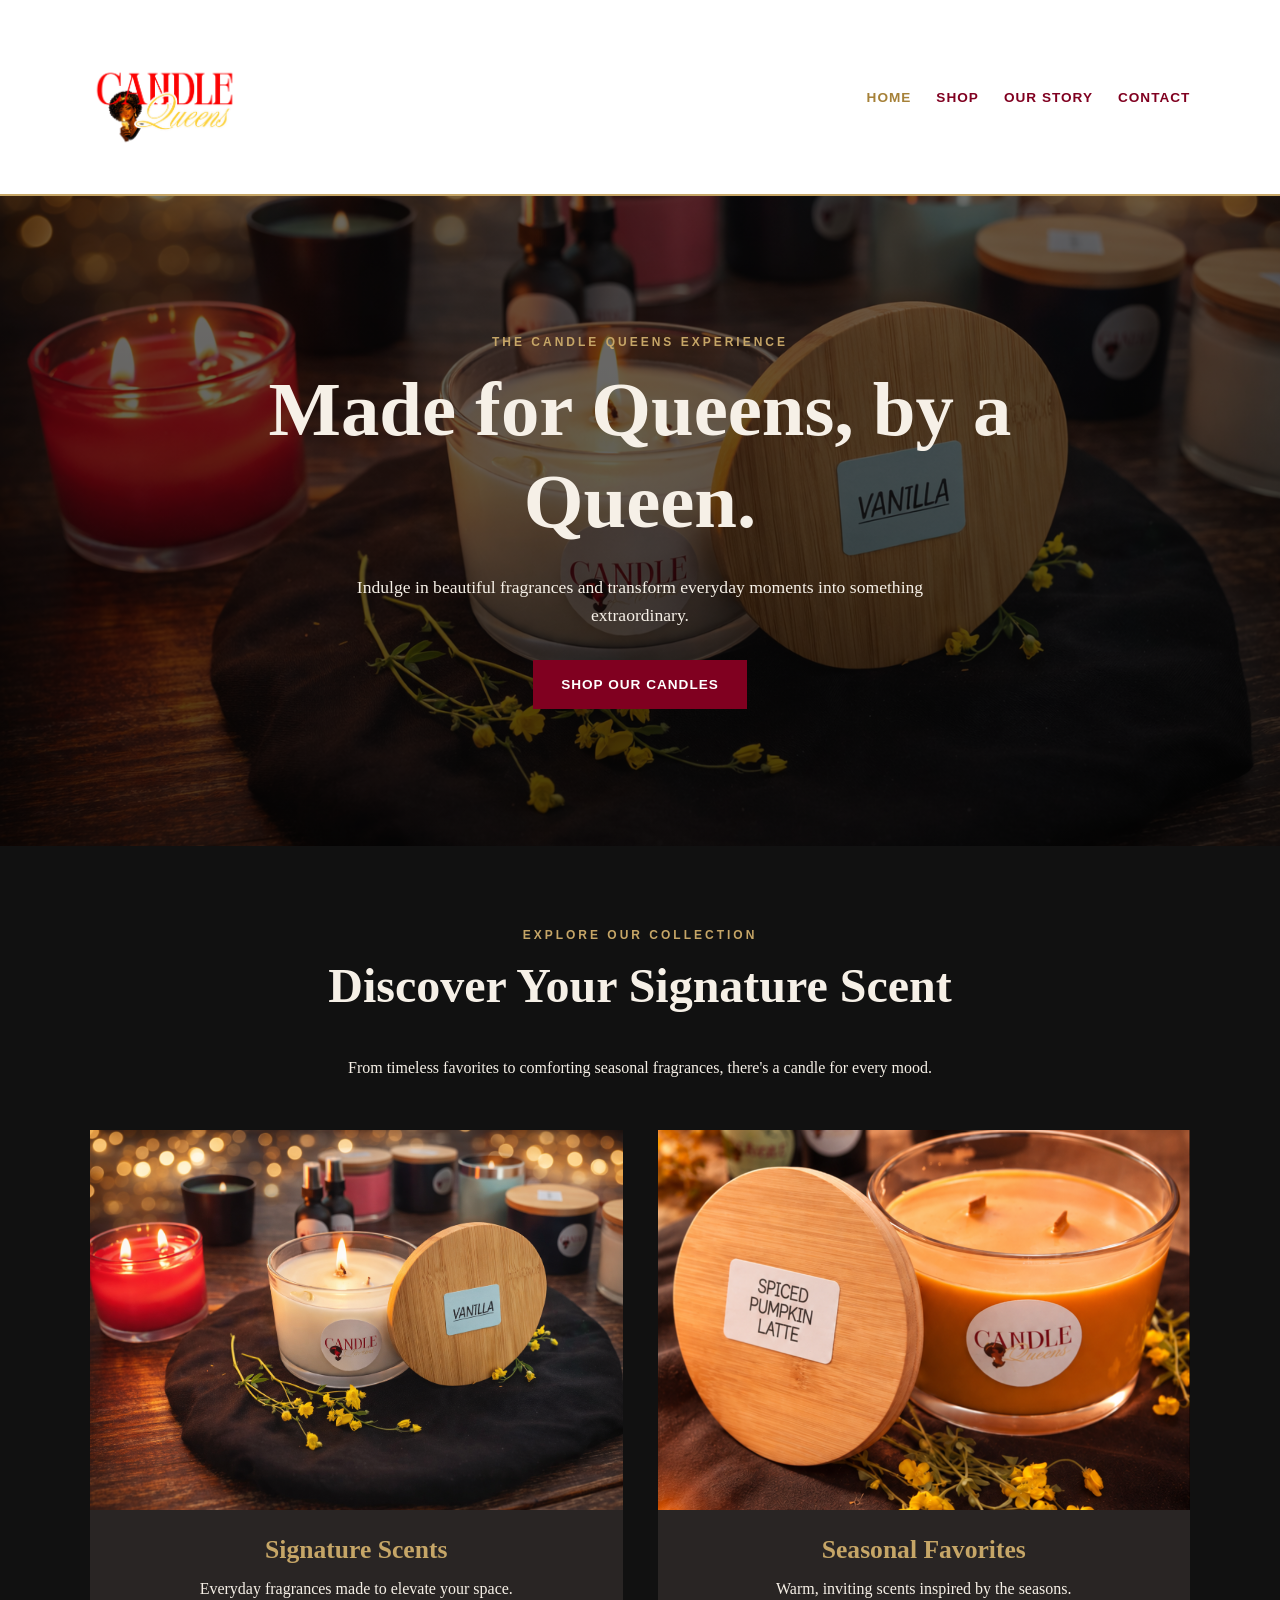
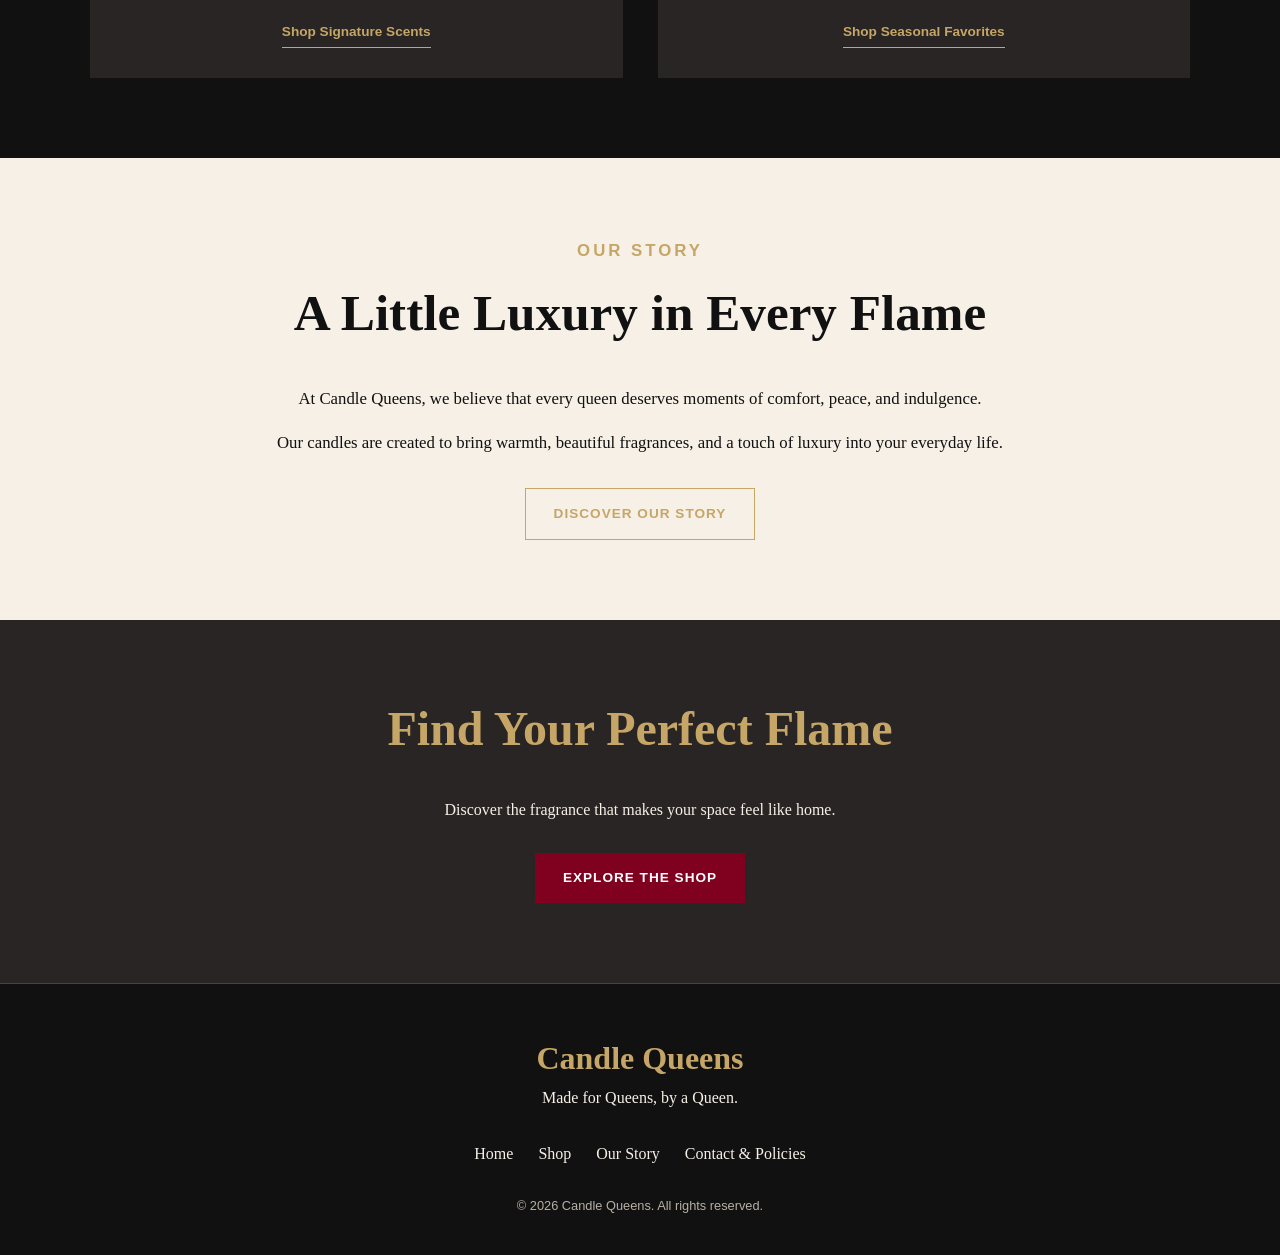
<file: index.html>
<!DOCTYPE html>
<html lang="en">
<head>
  <meta charset="UTF-8">
  <meta name="viewport" content="width=device-width, initial-scale=1.0">
  <meta name="description" content="Discover luxury handcrafted candles from Candle Queens. Made for Queens, by a Queen.">
  <title>Candle Queens | Luxury Candles</title>
  <link rel="stylesheet" href="styles.css">
</head>

<body>

  <!-- HEADER -->
  <header class="site-header">
    <a href="index.html" class="brand">
  <img src="images/candle-queen-logo.png"
       alt="Candle Queens logo"
       class="site-logo">
</a>

    <nav aria-label="Main navigation">
      <ul class="nav-links">
        <li><a href="index.html" aria-current="page">Home</a></li>
        <li><a href="shop.html">Shop</a></li>
        <li><a href="about.html">Our Story</a></li>
        <li><a href="contact.html">Contact</a></li>
      </ul>
    </nav>
  </header>

  <main>

    <!-- HERO SECTION -->
    <section class="hero" aria-labelledby="hero-title">
      <div class="hero-content">
        <p class="eyebrow">The Candle Queens Experience</p>
        <h1 id="hero-title">Made for Queens, by a Queen.</h1>
        <p>
          Indulge in beautiful fragrances and transform
          everyday moments into something extraordinary.
        </p>
        <a href="shop.html" class="btn btn-primary">Shop Our Candles</a>
      </div>
    </section>

    <!-- FEATURED COLLECTIONS -->
    <section class="featured" aria-labelledby="featured-title">
      <div class="section-heading">
        <p class="eyebrow">Explore Our Collection</p>
        <h2 id="featured-title">Discover Your Signature Scent</h2>
        <p>
          From timeless favorites to comforting seasonal fragrances,
          there's a candle for every mood.
        </p>
      </div>

      <div class="collection-grid">

        <article class="collection-card">
          <img
            src="images/vanilla.PNG"
            alt="Candle Queens signature candle collection"
            loading="lazy"
          >
          <h3>Signature Scents</h3>
          <p>Everyday fragrances made to elevate your space.</p>
          <a href="shop.html">Shop Signature Scents</a>
        </article>

        <article class="collection-card">
          <img
            src="images/SPICED PUMPKIN LATTE.png"
            alt="Candle Queens seasonal candle collection"
            loading="lazy"
          >
          <h3>Seasonal Favorites</h3>
          <p>Warm, inviting scents inspired by the seasons.</p>
          <a href="shop.html">Shop Seasonal Favorites</a>
        </article>

      </div>
    </section>

    <!-- BRAND STORY PREVIEW -->
    <section class="story-preview" aria-labelledby="story-title">
      <div class="story-content">
        <p class="eyebrow">Our Story</p>
        <h2 id="story-title">A Little Luxury in Every Flame</h2>
        <p>
          At Candle Queens, we believe that every queen deserves
          moments of comfort, peace, and indulgence.
        </p>
        <p>
          Our candles are created to bring warmth, beautiful
          fragrances, and a touch of luxury into your everyday life.
        </p>
        <a href="about.html" class="btn btn-secondary">Discover Our Story</a>
      </div>
    </section>

    <!-- CALL TO ACTION -->
    <section class="shop-cta" aria-labelledby="cta-title">
      <h2 id="cta-title">Find Your Perfect Flame</h2>
      <p>Discover the fragrance that makes your space feel like home.</p>
      <a href="shop.html" class="btn btn-primary">Explore the Shop</a>
    </section>

  </main>

  <!-- FOOTER -->
  <footer class="site-footer">
    <div class="footer-brand">
      <h2>Candle Queens</h2>
      <p>Made for Queens, by a Queen.</p>
    </div>

    <nav aria-label="Footer navigation">
      <ul class="footer-links">
        <li><a href="index.html">Home</a></li>
        <li><a href="shop.html">Shop</a></li>
        <li><a href="about.html">Our Story</a></li>
        <li><a href="contact.html">Contact & Policies</a></li>
      </ul>
    </nav>

    <p class="copyright">&copy; 2026 Candle Queens. All rights reserved.</p>
  </footer>

</body>
</html>
</file>
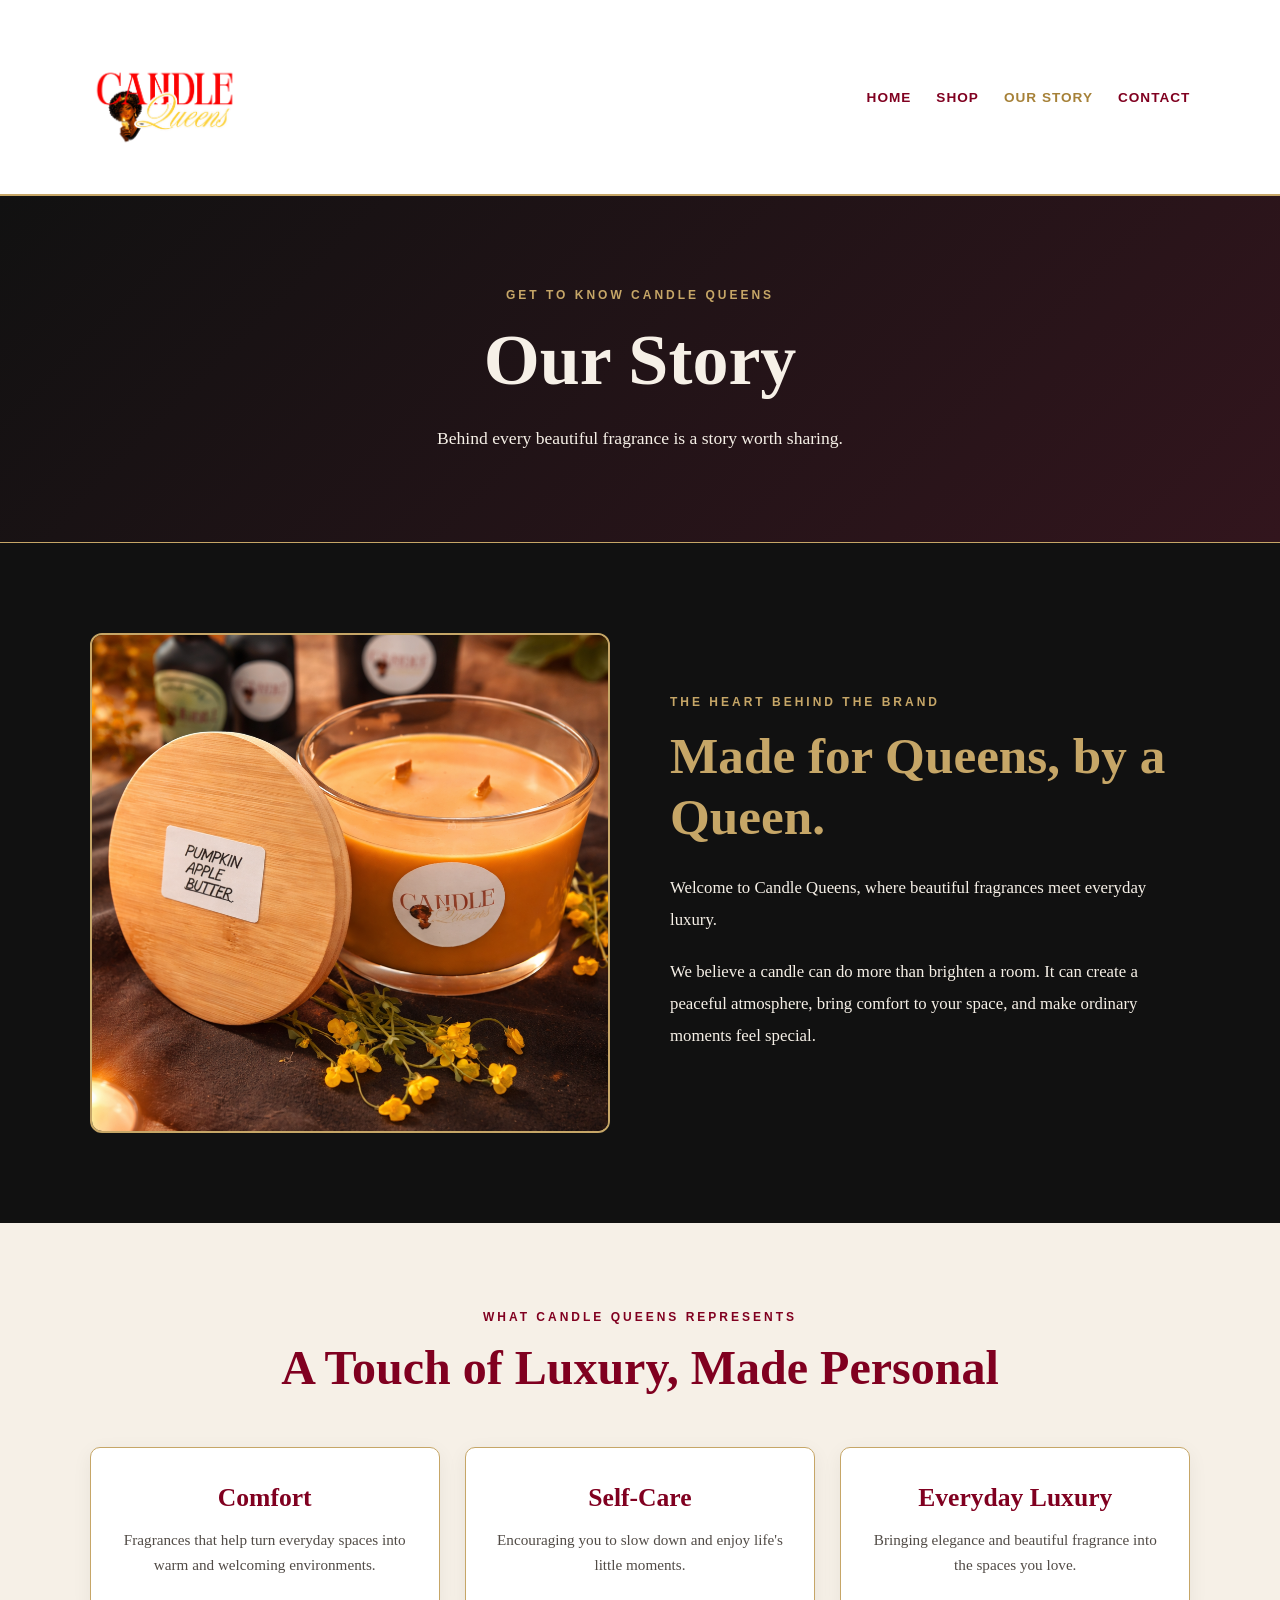
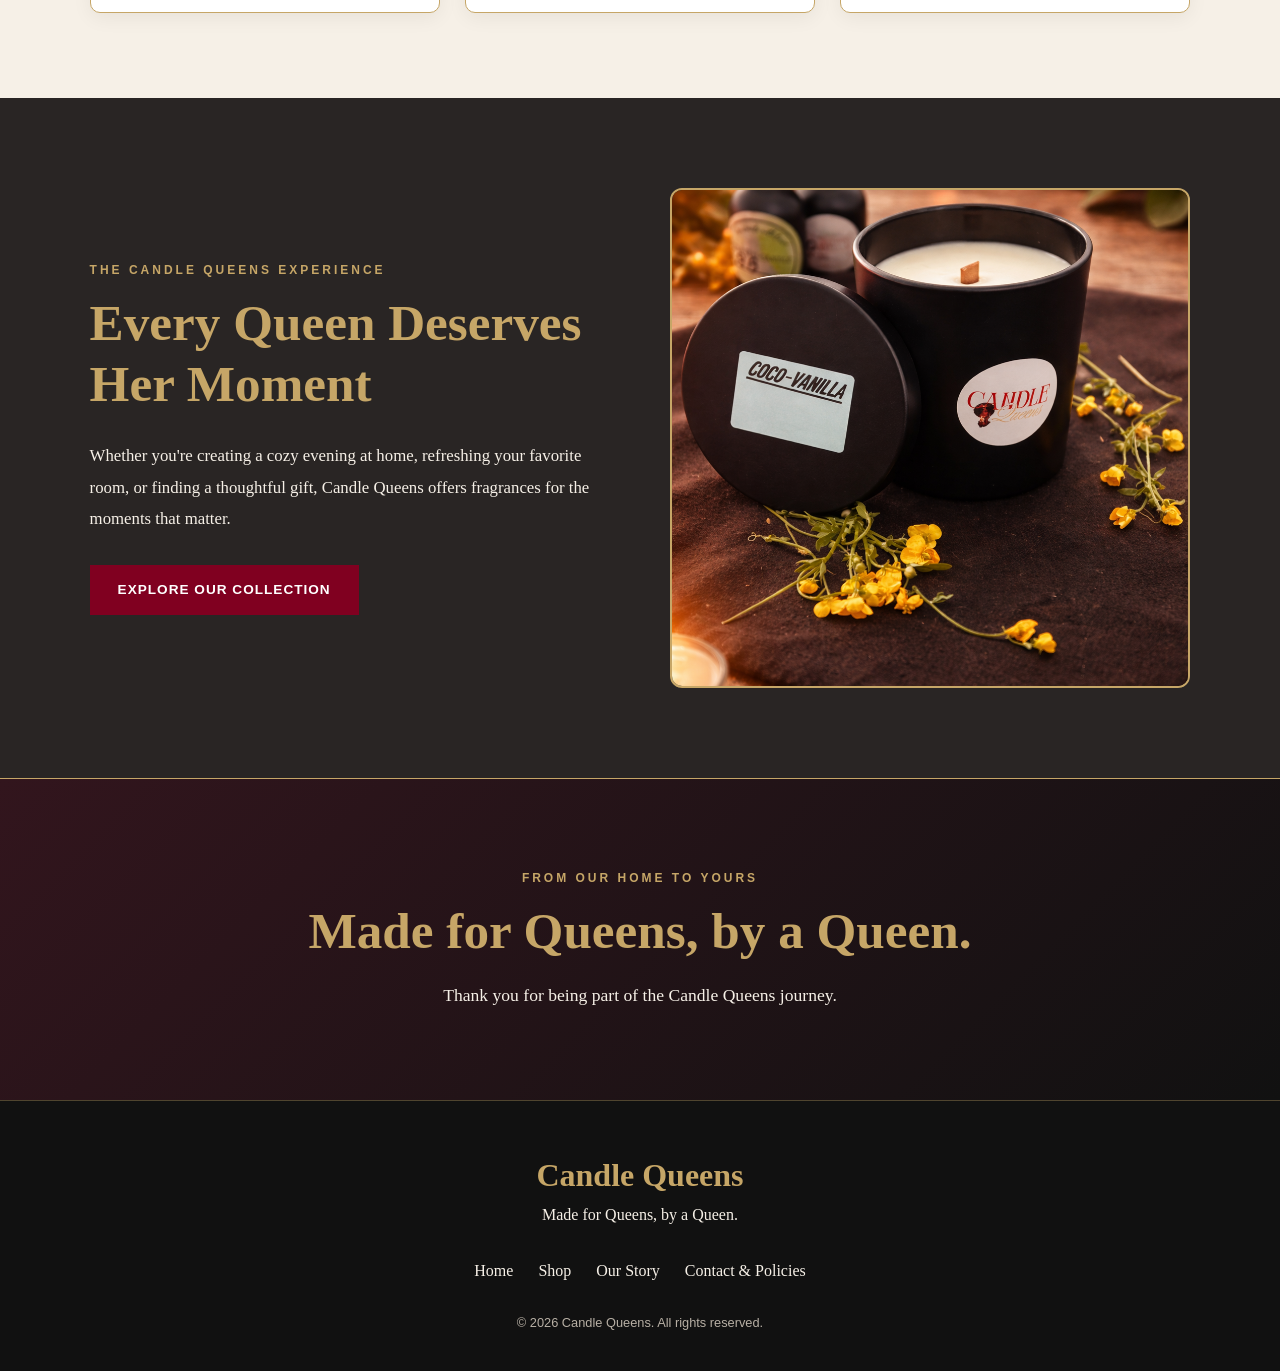
<file: about.html>
<!DOCTYPE html>
<html lang="en">

<head>
  <meta charset="UTF-8">
  <meta name="viewport" content="width=device-width, initial-scale=1.0">
  <meta name="description" content="Discover the story behind Candle Queens and our passion for beautiful fragrances and everyday luxury.">
  <title>Our Story | Candle Queens</title>
  <link rel="stylesheet" href="styles.css">
</head>

<body>

  <!-- HEADER -->
  <header class="site-header">
    <a href="index.html" class="brand">
      <img
        src="images/candle-queen-logo.png"
        alt="Candle Queens logo"
        class="site-logo"
      >
    </a>

    <nav aria-label="Main navigation">
      <ul class="nav-links">
        <li><a href="index.html">Home</a></li>
        <li><a href="shop.html">Shop</a></li>
        <li><a href="about.html" aria-current="page">Our Story</a></li>
        <li><a href="contact.html">Contact</a></li>
      </ul>
    </nav>
  </header>

  <main>

    <!-- PAGE INTRODUCTION -->
    <section class="about-intro" aria-labelledby="about-title">
      <p class="eyebrow">Get to Know Candle Queens</p>
      <h1 id="about-title">Our Story</h1>
      <p>
        Behind every beautiful fragrance is a story worth sharing.
      </p>
    </section>

    <!-- BRAND STORY -->
    <section class="about-story" aria-labelledby="story-heading">

      <div class="about-story-image">
        <img
          src="images/Warm pumpkin apple butter scent.png"
          alt="Candle Queens candle displayed with flowers in a warm setting"
          loading="lazy"
        >
      </div>

      <div class="about-story-content">
        <p class="eyebrow">The Heart Behind the Brand</p>
        <h2 id="story-heading">Made for Queens, by a Queen.</h2>

        <p>
          Welcome to Candle Queens, where beautiful fragrances
          meet everyday luxury.
        </p>

        <p>
          We believe a candle can do more than brighten a room.
          It can create a peaceful atmosphere, bring comfort
          to your space, and make ordinary moments feel special.
        </p>


      </div>

    </section>

    <!-- BRAND VALUES -->
    <section class="about-values" aria-labelledby="values-heading">

      <div class="section-heading">
        <p class="eyebrow">What Candle Queens Represents</p>
        <h2 id="values-heading">A Touch of Luxury, Made Personal</h2>
      </div>

      <div class="values-grid">

        <article class="value-card">
          <h3>Comfort</h3>
          <p>
            Fragrances that help turn everyday spaces into
            warm and welcoming environments.
          </p>
        </article>

        <article class="value-card">
          <h3>Self-Care</h3>
          <p>
            Encouraging you to slow down and enjoy
            life's little moments.
          </p>
        </article>

        <article class="value-card">
          <h3>Everyday Luxury</h3>
          <p>
            Bringing elegance and beautiful fragrance
            into the spaces you love.
          </p>
        </article>

      </div>
    </section>

    <!-- BRAND EXPERIENCE -->
    <section class="about-experience" aria-labelledby="experience-heading">

      <div class="about-experience-content">
        <p class="eyebrow">The Candle Queens Experience</p>
        <h2 id="experience-heading">Every Queen Deserves Her Moment</h2>

        <p>
          Whether you're creating a cozy evening at home,
          refreshing your favorite room, or finding a thoughtful
          gift, Candle Queens offers fragrances for the moments
          that matter.
        </p>

        <a href="shop.html" class="btn btn-primary">
          Explore Our Collection
        </a>
      </div>

      <div class="about-experience-image">
        <img
          src="images/Coco-Vanilla candle with yellow flowers.png"
          alt="Candle Queens Coco Vanilla candle with yellow flowers"
          loading="lazy"
        >
      </div>

    </section>

    <!-- FINAL MESSAGE -->
    <section class="about-closing" aria-labelledby="closing-heading">
      <p class="eyebrow">From Our Home to Yours</p>
      <h2 id="closing-heading">Made for Queens, by a Queen.</h2>
      <p>
        Thank you for being part of the Candle Queens journey.
      </p>
    </section>

  </main>

  <!-- FOOTER -->
  <footer class="site-footer">

    <div class="footer-brand">
      <h2>Candle Queens</h2>
      <p>Made for Queens, by a Queen.</p>
    </div>

    <nav aria-label="Footer navigation">
      <ul class="footer-links">
        <li><a href="index.html">Home</a></li>
        <li><a href="shop.html">Shop</a></li>
        <li><a href="about.html">Our Story</a></li>
        <li><a href="contact.html">Contact &amp; Policies</a></li>
      </ul>
    </nav>

    <p class="copyright">
      &copy; 2026 Candle Queens. All rights reserved.
    </p>

  </footer>

</body>
</html>
</file>
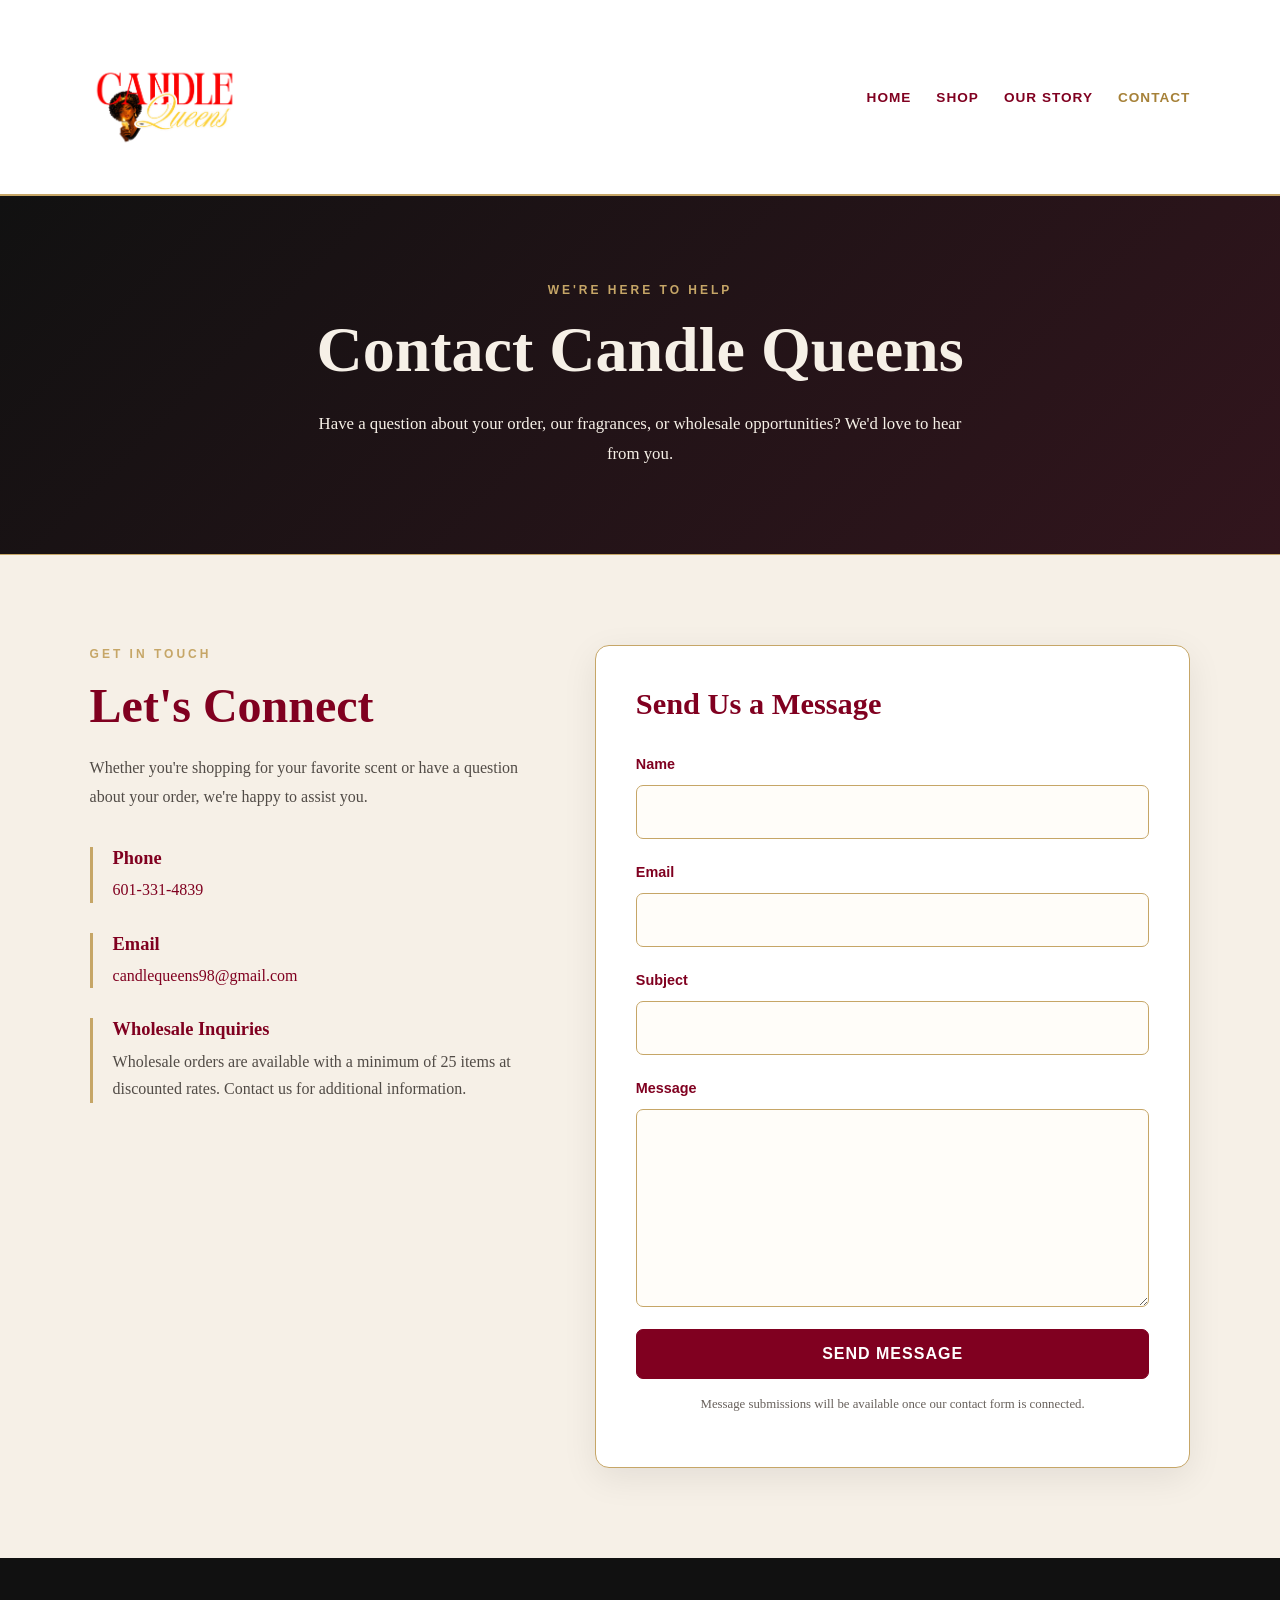
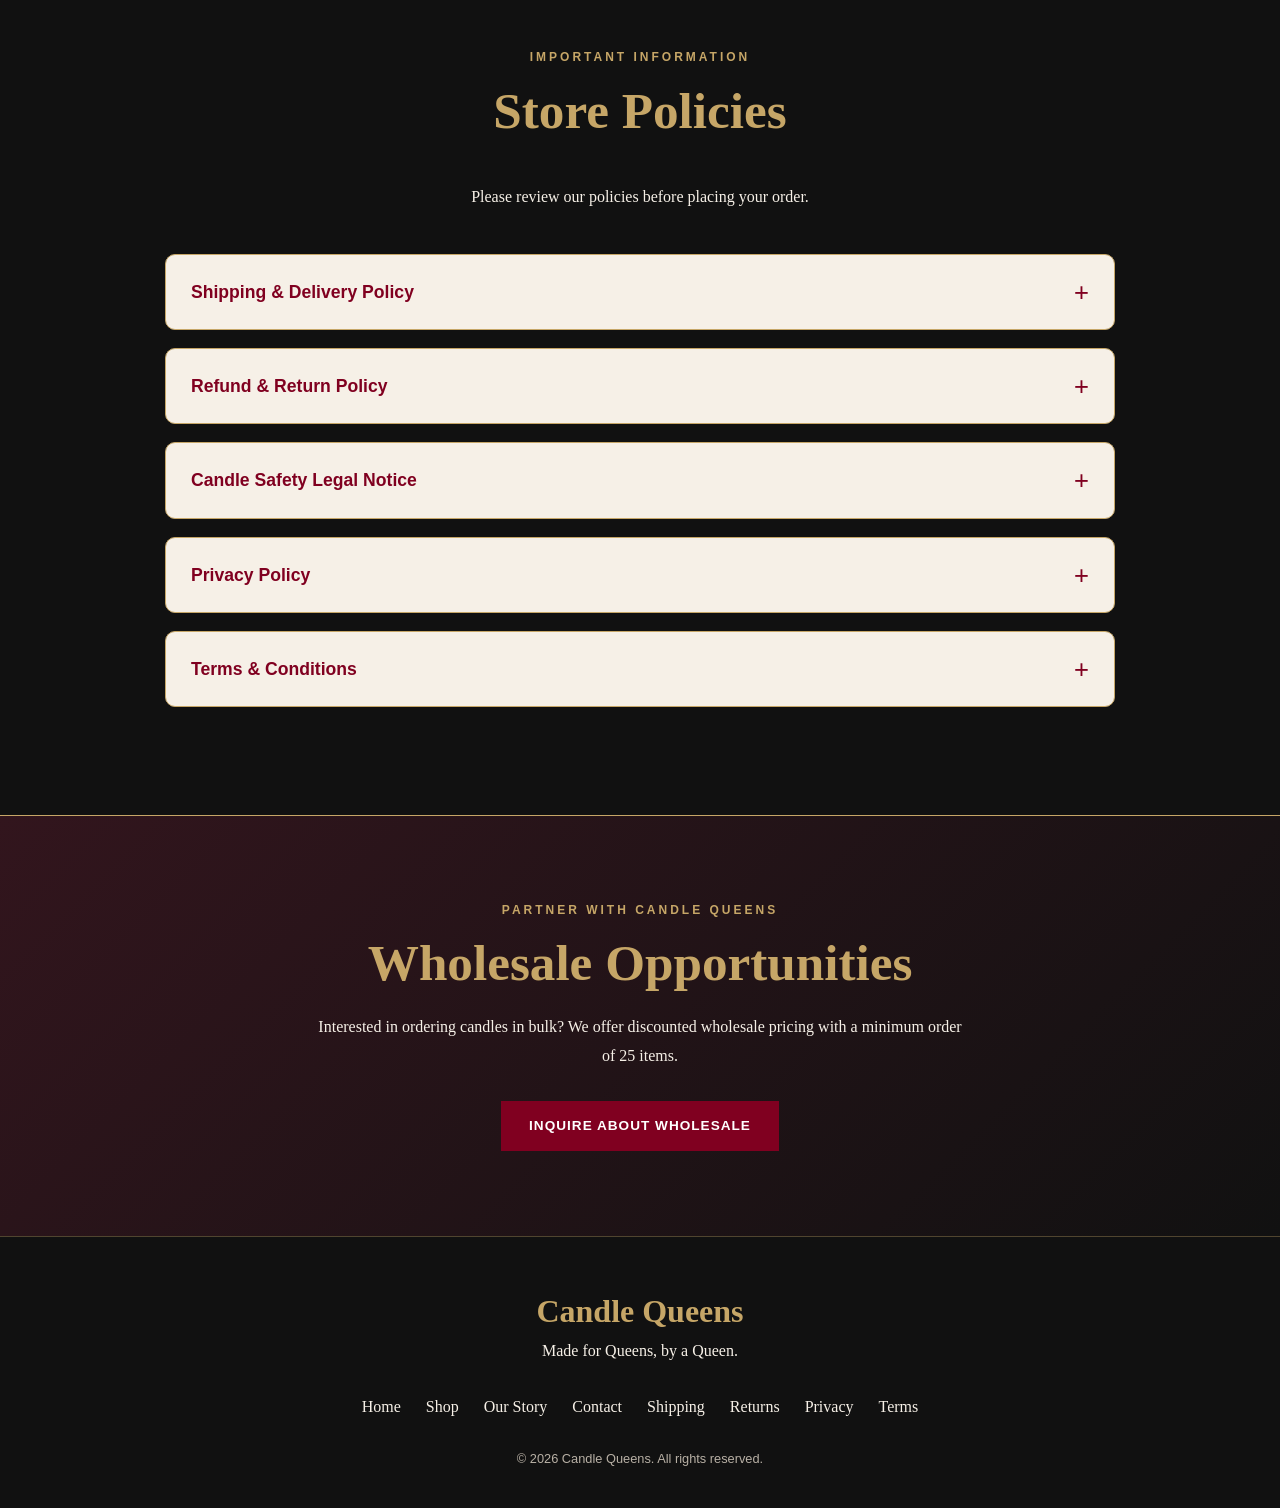
<file: contact.html>
<!DOCTYPE html>
<html lang="en">

<head>
  <meta charset="UTF-8">
  <meta name="viewport" content="width=device-width, initial-scale=1.0">
  <meta name="description" content="Contact Candle Queens for orders, wholesale inquiries, shipping information, returns, and store policies.">
  <title>Contact &amp; Policies | Candle Queens</title>
  <link rel="stylesheet" href="styles.css">
</head>

<body>

  <!-- HEADER -->
  <header class="site-header">
    <a href="index.html" class="brand">
      <img
        src="images/candle-queen-logo.png"
        alt="Candle Queens logo"
        class="site-logo"
      >
    </a>

    <nav aria-label="Main navigation">
      <ul class="nav-links">
        <li><a href="index.html">Home</a></li>
        <li><a href="shop.html">Shop</a></li>
        <li><a href="about.html">Our Story</a></li>
        <li><a href="contact.html" aria-current="page">Contact</a></li>
      </ul>
    </nav>
  </header>

  <main>

    <!-- CONTACT INTRODUCTION -->
    <section class="contact-intro">
      <p class="eyebrow">We're Here to Help</p>
      <h1>Contact Candle Queens</h1>
      <p>
        Have a question about your order, our fragrances,
        or wholesale opportunities? We'd love to hear from you.
      </p>
    </section>

    <!-- CONTACT INFORMATION & FORM -->
    <section class="contact-section" aria-labelledby="contact-heading">

      <div class="contact-container">

        <div class="contact-info">
          <p class="eyebrow">Get in Touch</p>
          <h2 id="contact-heading">Let's Connect</h2>

          <p>
            Whether you're shopping for your favorite scent
            or have a question about your order,
            we're happy to assist you.
          </p>

          <div class="contact-detail">
            <h3>Phone</h3>
            <a href="tel:+16013314839">601-331-4839</a>
          </div>

          <div class="contact-detail">
            <h3>Email</h3>
            <a href="mailto:candlequeens98@gmail.com">
              candlequeens98@gmail.com
            </a>
          </div>

          <div class="contact-detail">
            <h3>Wholesale Inquiries</h3>
            <p>
              Wholesale orders are available with a minimum
              of 25 items at discounted rates.
              Contact us for additional information.
            </p>
          </div>
        </div>

        <!-- CONTACT FORM -->
        <div class="contact-form-wrapper">
          <h2>Send Us a Message</h2>

          <!-- Connect to a form service before publishing -->
          <form id="contact-form">

            <div class="form-group">
              <label for="contact-name">Name</label>
              <input
                type="text"
                id="contact-name"
                name="name"
                autocomplete="name"
                required
              >
            </div>

            <div class="form-group">
              <label for="contact-email">Email</label>
              <input
                type="email"
                id="contact-email"
                name="email"
                autocomplete="email"
                required
              >
            </div>

            <div class="form-group">
              <label for="contact-subject">Subject</label>
              <input
                type="text"
                id="contact-subject"
                name="subject"
                required
              >
            </div>

            <div class="form-group">
              <label for="contact-message">Message</label>
              <textarea
                id="contact-message"
                name="message"
                rows="7"
                required
              ></textarea>
            </div>

            <button type="button" class="btn btn-primary">
              Send Message
            </button>

            <p class="form-note">
              Message submissions will be available once
              our contact form is connected.
            </p>

          </form>
        </div>

      </div>
    </section>

    <!-- STORE POLICIES -->
    <section class="policies-section" aria-labelledby="policies-heading">

      <div class="section-heading">
        <p class="eyebrow">Important Information</p>
        <h2 id="policies-heading">Store Policies</h2>
        <p>
          Please review our policies before placing your order.
        </p>
      </div>

      <div class="policies-container">

        <!-- SHIPPING AND DELIVERY -->
        <details class="policy-item" id="shipping">
          <summary>Shipping &amp; Delivery Policy</summary>

          <div class="policy-content">
            <p>
              Thank you for your order. This Shipping and Delivery
              Policy outlines how we process, ship, and deliver orders.
              We appreciate your business.
            </p>

            <h3>Processing Time</h3>
            <p>
              Orders are processed within <strong>1–2 days</strong>
              unless otherwise stated. You will receive a
              confirmation email once your order has shipped.
            </p>

            <h3>Shipping Methods &amp; Delivery Estimates</h3>
            <ul>
              <li>
                <strong>USPS Priority Mail:</strong>
                Estimated delivery within 2–3 business days
                after shipment.
              </li>
              <li>
                <strong>Rush Shipping:</strong>
                Expedited shipping options are available through USPS.
                Rates and delivery timelines are determined directly
                by USPS at checkout.
              </li>
              <li>
                <strong>Standard Shipping:</strong>
                Rates are calculated based on package size,
                weight, and destination.
              </li>
            </ul>

            <h3>Free Shipping</h3>
            <p>
              Free standard shipping is available on all orders
              over <strong>$100</strong> before taxes and discounts,
              if applicable.
            </p>

            <h3>International Shipping</h3>
            <p>
              International shipping is available to most countries.
              Estimated delivery is 7–14 business days, depending
              on destination and customs processing times.
            </p>
            <p>
              Customers are responsible for customs duties,
              taxes, or import fees charged by their country.
            </p>

            <h3>Shipping Delays</h3>
            <p>
              While we strive to ensure timely delivery, we are
              not responsible for delays caused by circumstances
              outside our control, including:
            </p>
            <ul>
              <li>Weather conditions</li>
              <li>Carrier delays</li>
              <li>Postal service interruptions</li>
              <li>Customs processing delays</li>
            </ul>

            <p>
              If you have any questions about your shipment,
              please contact us.
            </p>

            <p>
              By placing an order, you acknowledge and agree
              to this Shipping and Delivery Policy.
            </p>
          </div>
        </details>

        <!-- RETURNS AND REFUNDS -->
        <details class="policy-item" id="returns">
          <summary>Refund &amp; Return Policy</summary>

          <div class="policy-content">
            <p>
              Thank you for your purchase. We value your business
              and aim to provide high-quality products and
              excellent customer service.
            </p>

            <h3>All Sales Are Final</h3>
            <p>
              All purchases are considered final sale.
              We do not offer refunds, returns, or exchanges
              for any reason other than items that arrive
              damaged or defective.
            </p>

            <h3>Damaged or Defective Items</h3>
            <p>
              If you receive an item that is damaged or defective,
              we will gladly replace it at no additional cost.
              To qualify:
            </p>
            <ul>
              <li>
                Contact us within <strong>5 days</strong>
                of receiving your order.
              </li>
              <li>
                Provide your order number and clear photographs
                of the damaged item and packaging.
              </li>
              <li>
                The item must be unused and in its original
                packaging, if applicable.
              </li>
            </ul>

            <p>
              Once your request is reviewed and approved,
              we will arrange for a replacement to be shipped
              as soon as possible.
            </p>

            <h3>Non-Returnable Situations</h3>
            <ul>
              <li>
                Requests made after the stated notification period.
              </li>
              <li>
                Items marked final sale or clearance,
                unless damaged upon arrival.
              </li>
            </ul>

            <h3>Contact Us</h3>
            <p>
              For damage claims or questions about your order,
              please contact Candle Queens.
            </p>

            <p>
              By completing a purchase, you acknowledge that
              you have read and agree to this policy.
            </p>
          </div>
        </details>

        <!-- CANDLE SAFETY -->
        <details class="policy-item" id="safety">
          <summary>Candle Safety Legal Notice</summary>

          <div class="policy-content">
            <p>
              This Legal Notice applies to all candles and related
              products sold by Candle Queens.
            </p>

            <h3>Important Safety Information</h3>
            <p>
              All Candle Queens products include a warning label
              located on the bottom of the candle.
              Customers are responsible for reviewing and
              following all instructions prior to use.
            </p>

            <p>To reduce the risk of fire, injury, or damage:</p>
            <ul>
              <li>
                Do not burn candles for more than
                four (4) hours at a time.
              </li>
              <li>Always trim the wick before each burn.</li>
              <li>
                Keep candles away from flammable materials,
                including curtains, fabrics, and paper.
              </li>
              <li>
                Burn candles on a stable, heat-resistant surface.
              </li>
              <li>Keep out of reach of children and pets.</li>
              <li>Never leave a burning candle unattended.</li>
            </ul>

            <h3>Assumption of Risk</h3>
            <p>
              By using Candle Queens products, you assume
              responsibility for their safe and proper use.
              Failure to follow safety instructions may result
              in damage or injury.
            </p>

            <h3>Limitation of Liability</h3>
            <p>
              Candle Queens shall not be held liable for direct,
              indirect, incidental, or consequential damages
              arising from misuse, improper handling, or failure
              to follow the provided safety instructions.
            </p>

            <h3>Product Concerns</h3>
            <p>
              If your product arrives damaged or you have
              any safety concerns, please contact us immediately.
            </p>

            <p>
              By purchasing or using Candle Queens products,
              you acknowledge that you have read, understood,
              and agree to this Legal Notice.
            </p>
          </div>
        </details>

        <!-- PRIVACY POLICY -->
        <details class="policy-item" id="privacy">
          <summary>Privacy Policy</summary>

          <div class="policy-content">
            <p>
              Candle Queens is committed to protecting your privacy
              and handling personal information responsibly.
            </p>

            <h3>Information We Collect</h3>
            <p>
              When you place an order, we collect your email
              address and shipping address for order processing
              and fulfillment.
            </p>

            <h3>How We Use Your Information</h3>
            <ul>
              <li>Send order confirmations and shipping updates.</li>
              <li>Communicate with you about your purchase.</li>
            </ul>

            <p>
              We do not send marketing emails unless you
              explicitly opt in.
            </p>

            <h3>Sharing of Information</h3>
            <p>
              Shipping information is shared with our shipping
              carrier for the purpose of delivering your order.
            </p>

            <h3>Analytics</h3>
            <p>
              We use Google Analytics to understand website
              visits and general usage patterns to improve
              our website and customer experience.
            </p>

            <h3>Privacy Questions</h3>
            <p>
              Email:
              <a href="mailto:candlequeens98@gmail.com">
                candlequeens98@gmail.com
              </a>
            </p>

            <p>
              By using our website or placing an order,
              you agree to the terms outlined in this Privacy Policy.
            </p>
          </div>
        </details>

        <!-- TERMS AND CONDITIONS -->
        <details class="policy-item" id="terms">
          <summary>Terms &amp; Conditions</summary>

          <div class="policy-content">
            <p>
              Welcome to Candle Queens. By purchasing and using
              our products, you agree to the following terms.
            </p>

            <h3>Product Quality</h3>
            <p>
              Candle Queens is committed to providing high-quality
              candles and related products. Each candle is crafted
              with care and attention to detail to ensure a
              premium experience.
            </p>

            <h3>Customer Satisfaction</h3>
            <p>
              Your satisfaction is important to us.
              If you experience any issues or concerns with your
              order, please contact us for assistance.
            </p>

            <h3>Limitation of Liability</h3>
            <p>
              Candle Queens is not liable for damage or injury
              resulting from improper use or failure to follow
              the safety instructions provided with its products.
            </p>

            <p>
              By purchasing from Candle Queens, you acknowledge
              that you have read, understood, and agree to
              these Terms and Conditions.
            </p>
          </div>
        </details>

      </div>
    </section>

    <!-- WHOLESALE INFORMATION -->
    <section class="wholesale-section">
      <p class="eyebrow">Partner With Candle Queens</p>
      <h2>Wholesale Opportunities</h2>
      <p>
        Interested in ordering candles in bulk?
        We offer discounted wholesale pricing with a
        minimum order of 25 items.
      </p>
      <a href="mailto:candlequeens98@gmail.com?subject=Wholesale%20Inquiry"
         class="btn btn-primary">
        Inquire About Wholesale
      </a>
    </section>

  </main>

  <!-- FOOTER -->
  <footer class="site-footer">

    <div class="footer-brand">
      <h2>Candle Queens</h2>
      <p>Made for Queens, by a Queen.</p>
    </div>

    <nav aria-label="Footer navigation">
      <ul class="footer-links">
        <li><a href="index.html">Home</a></li>
        <li><a href="shop.html">Shop</a></li>
        <li><a href="about.html">Our Story</a></li>
        <li><a href="contact.html">Contact</a></li>
        <li><a href="contact.html#shipping">Shipping</a></li>
        <li><a href="contact.html#returns">Returns</a></li>
        <li><a href="contact.html#privacy">Privacy</a></li>
        <li><a href="contact.html#terms">Terms</a></li>
      </ul>
    </nav>

    <p class="copyright">
      &copy; 2026 Candle Queens. All rights reserved.
    </p>

  </footer>

</body>
</html>
</file>
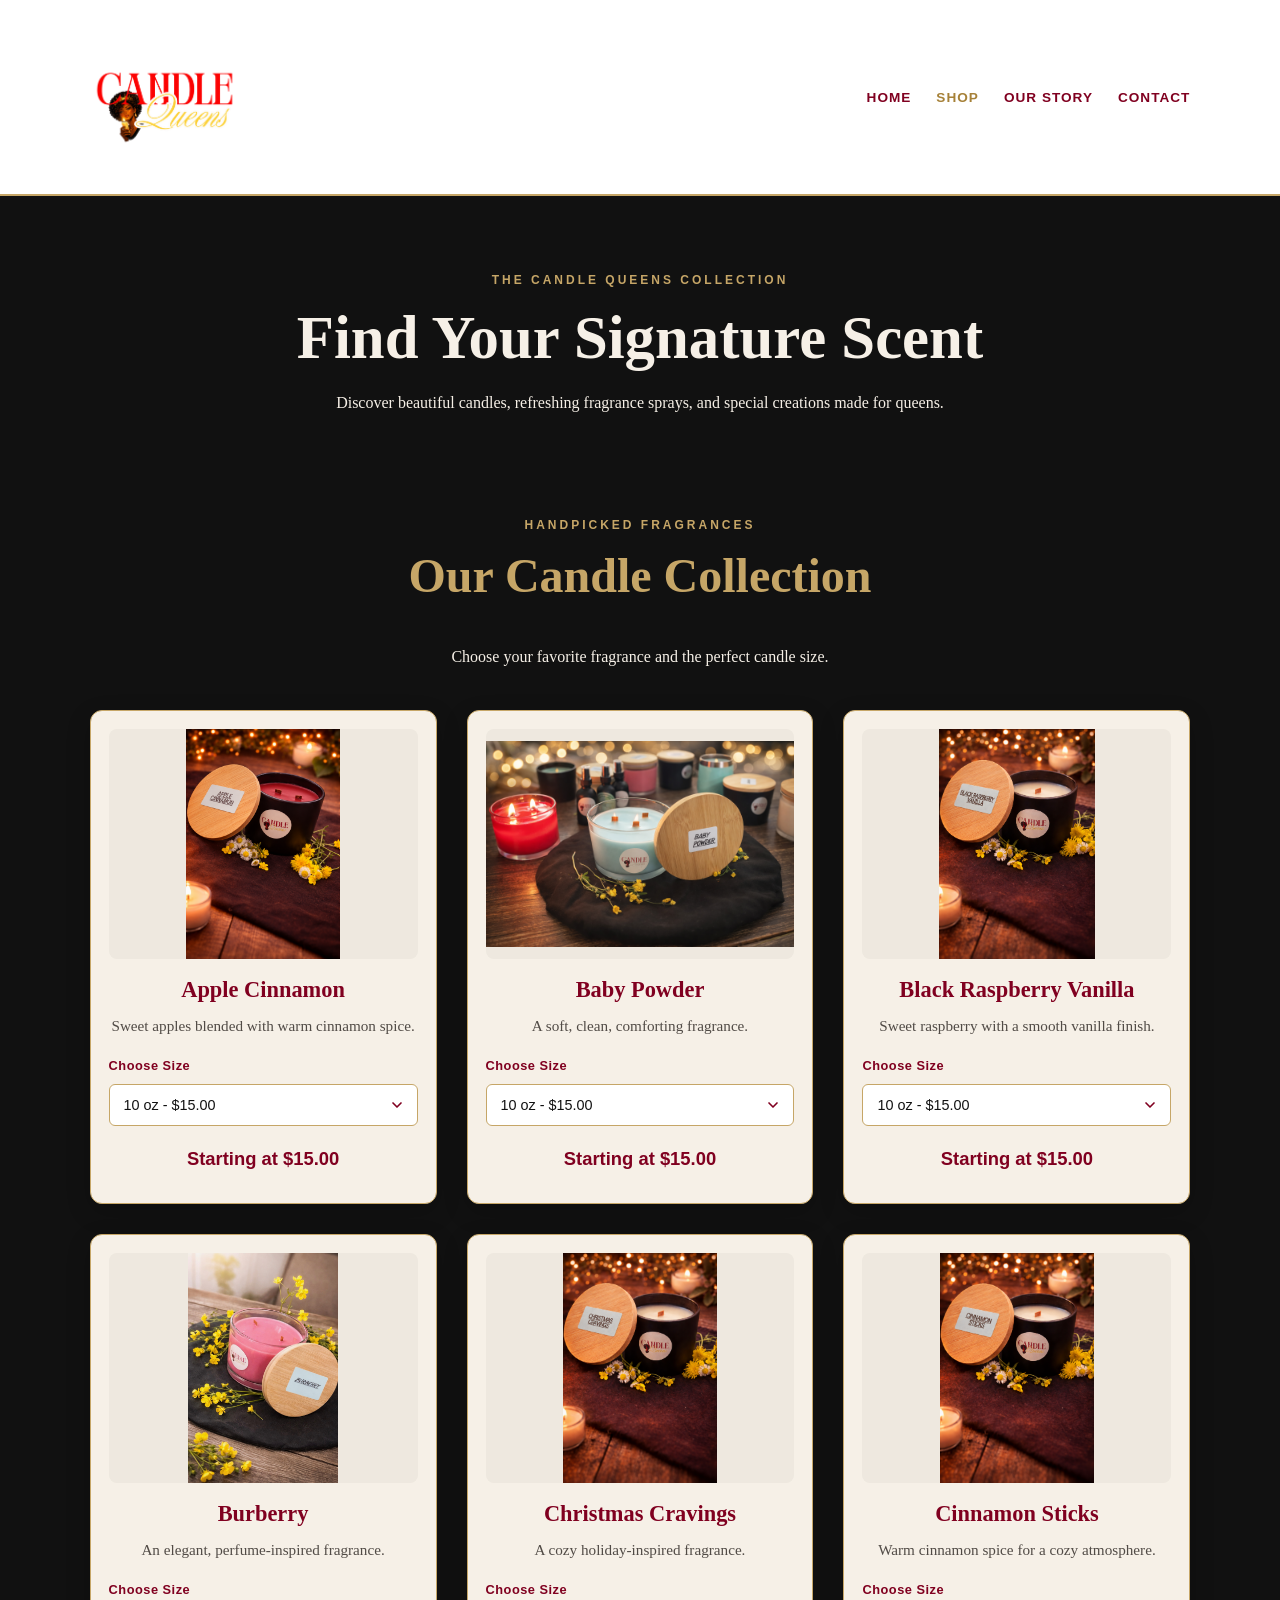
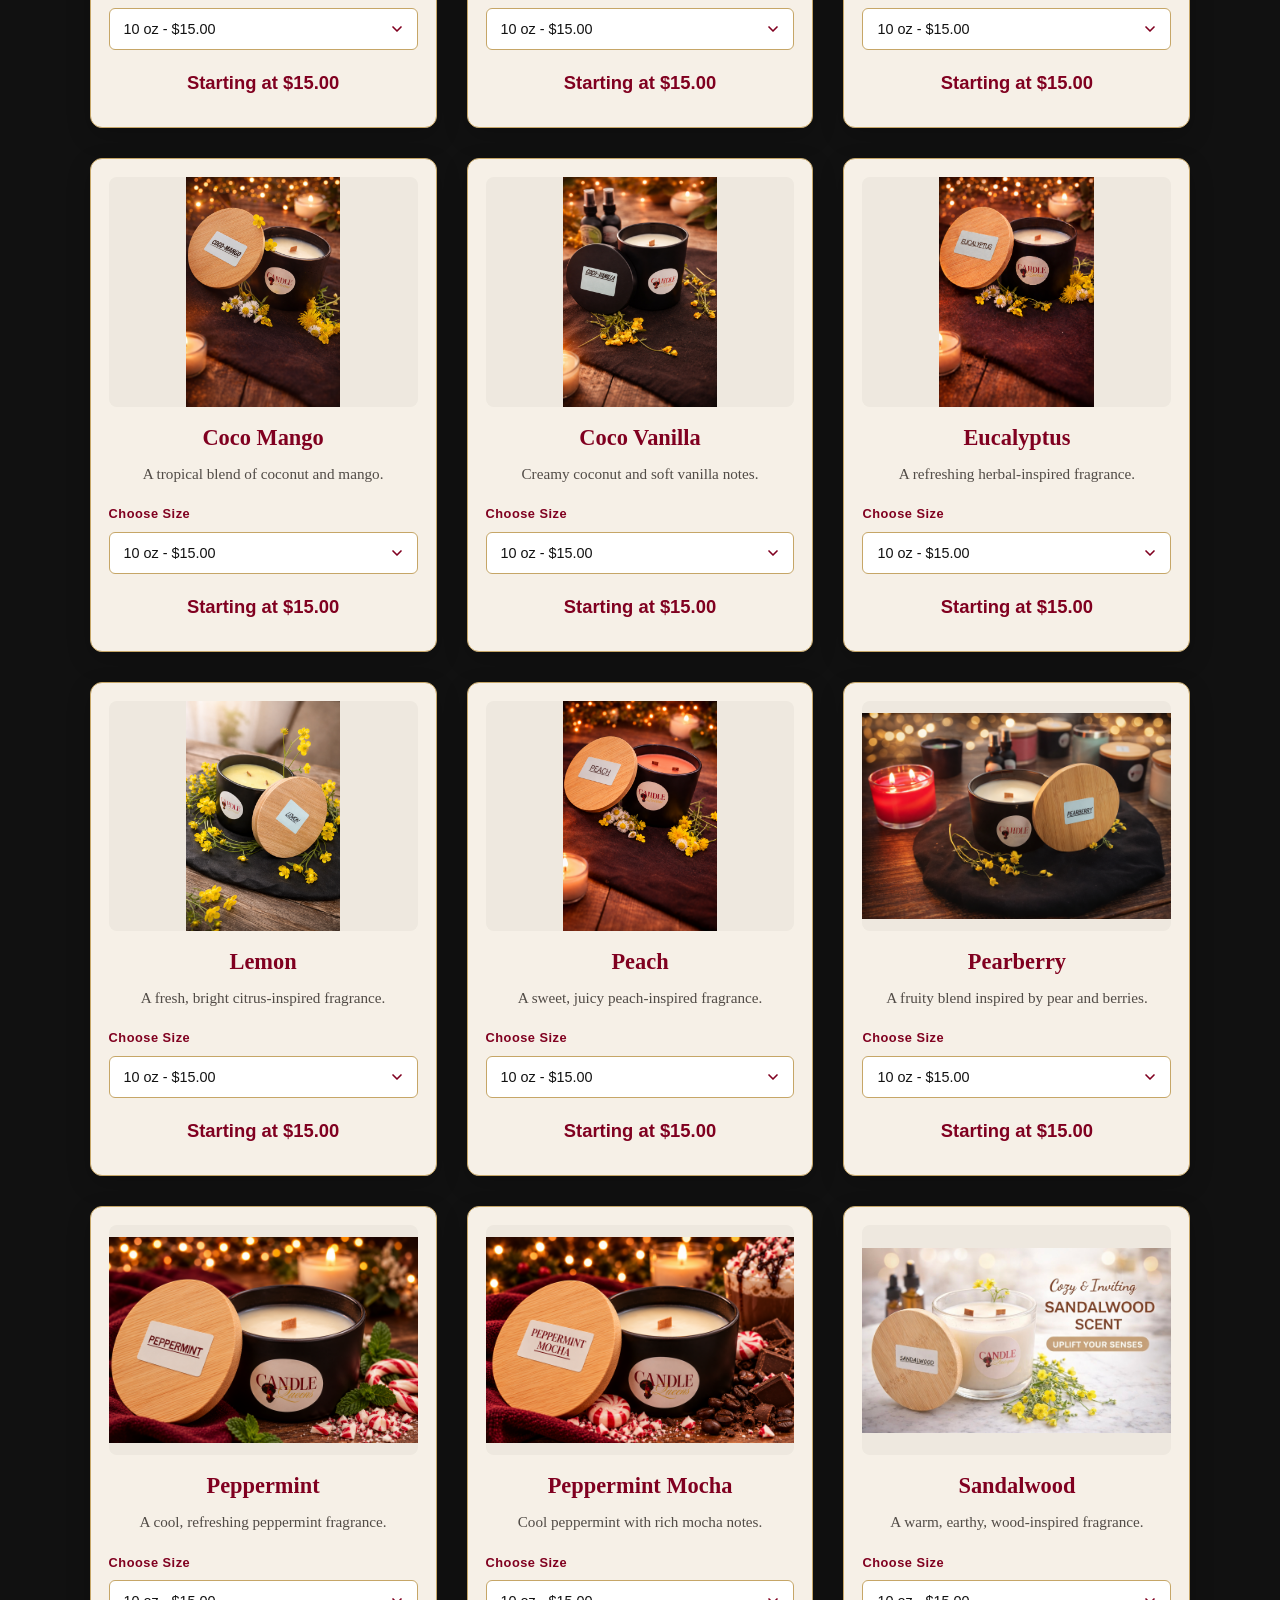
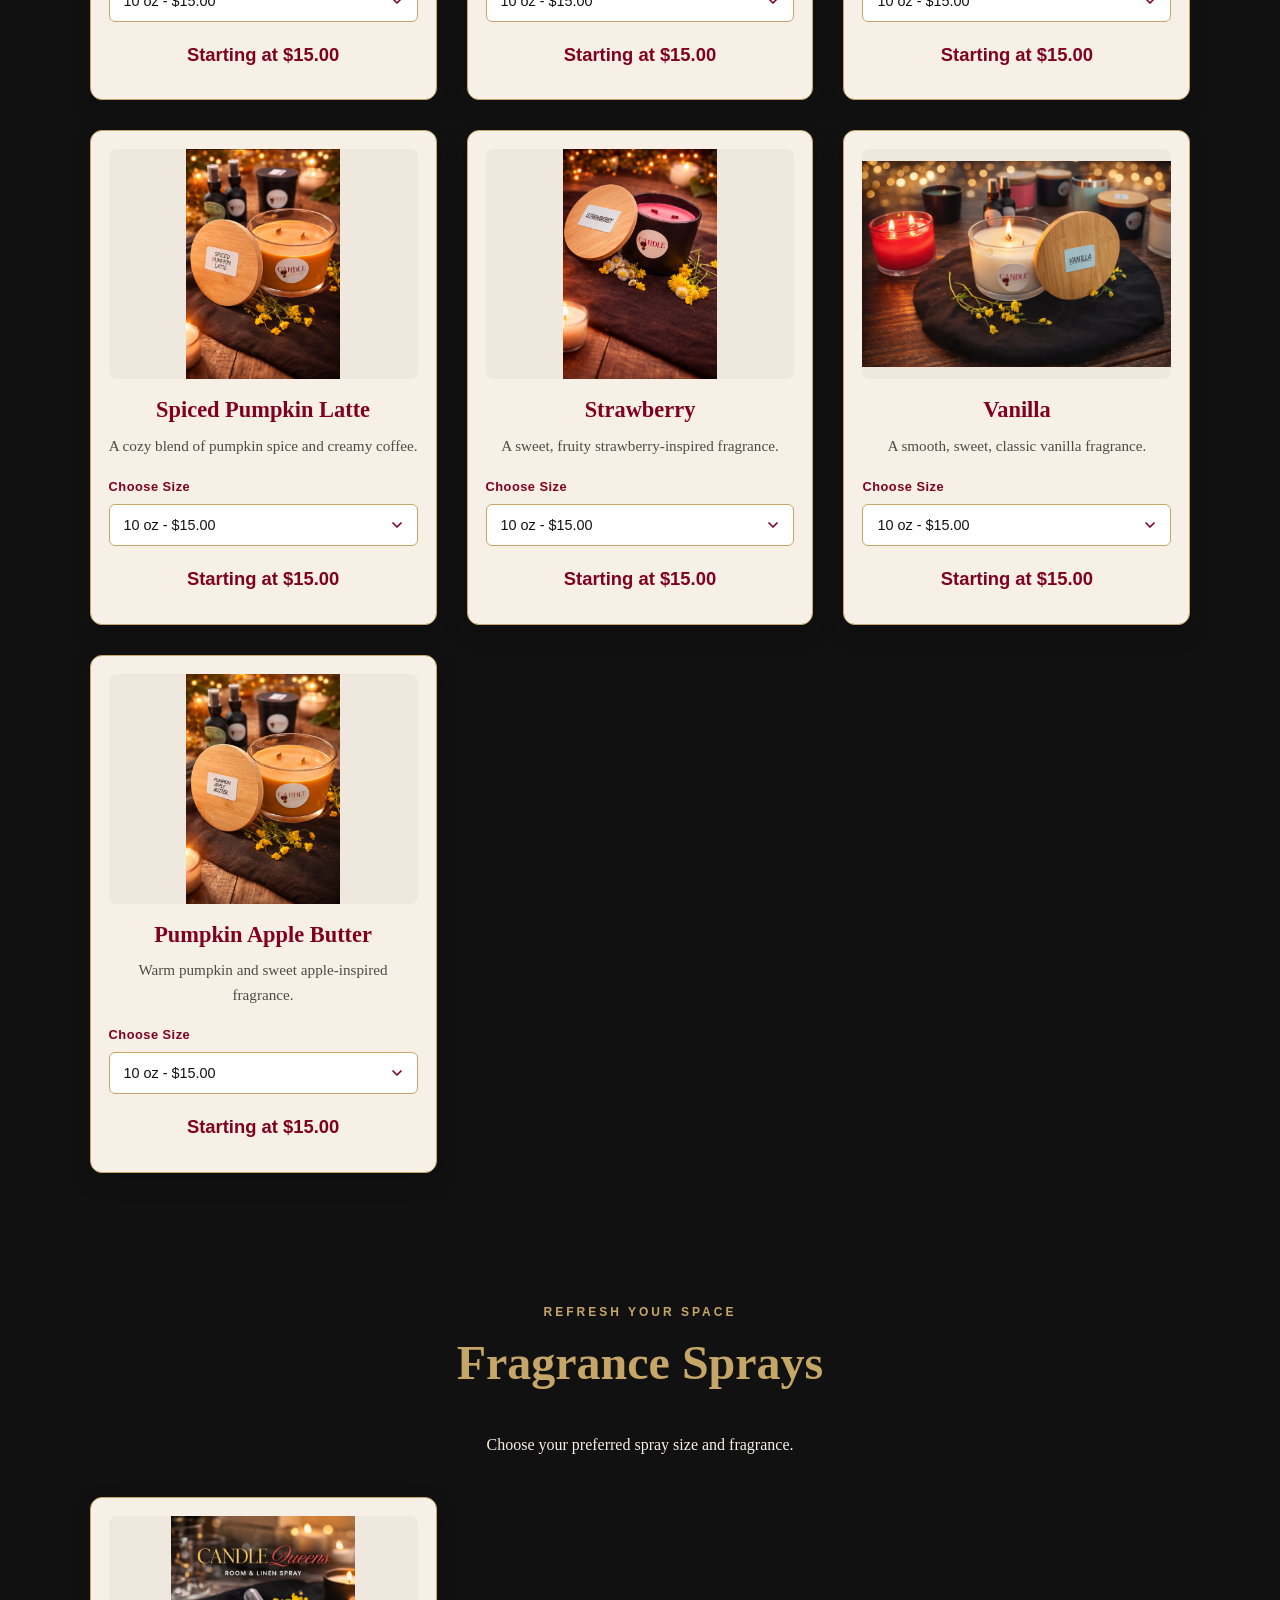
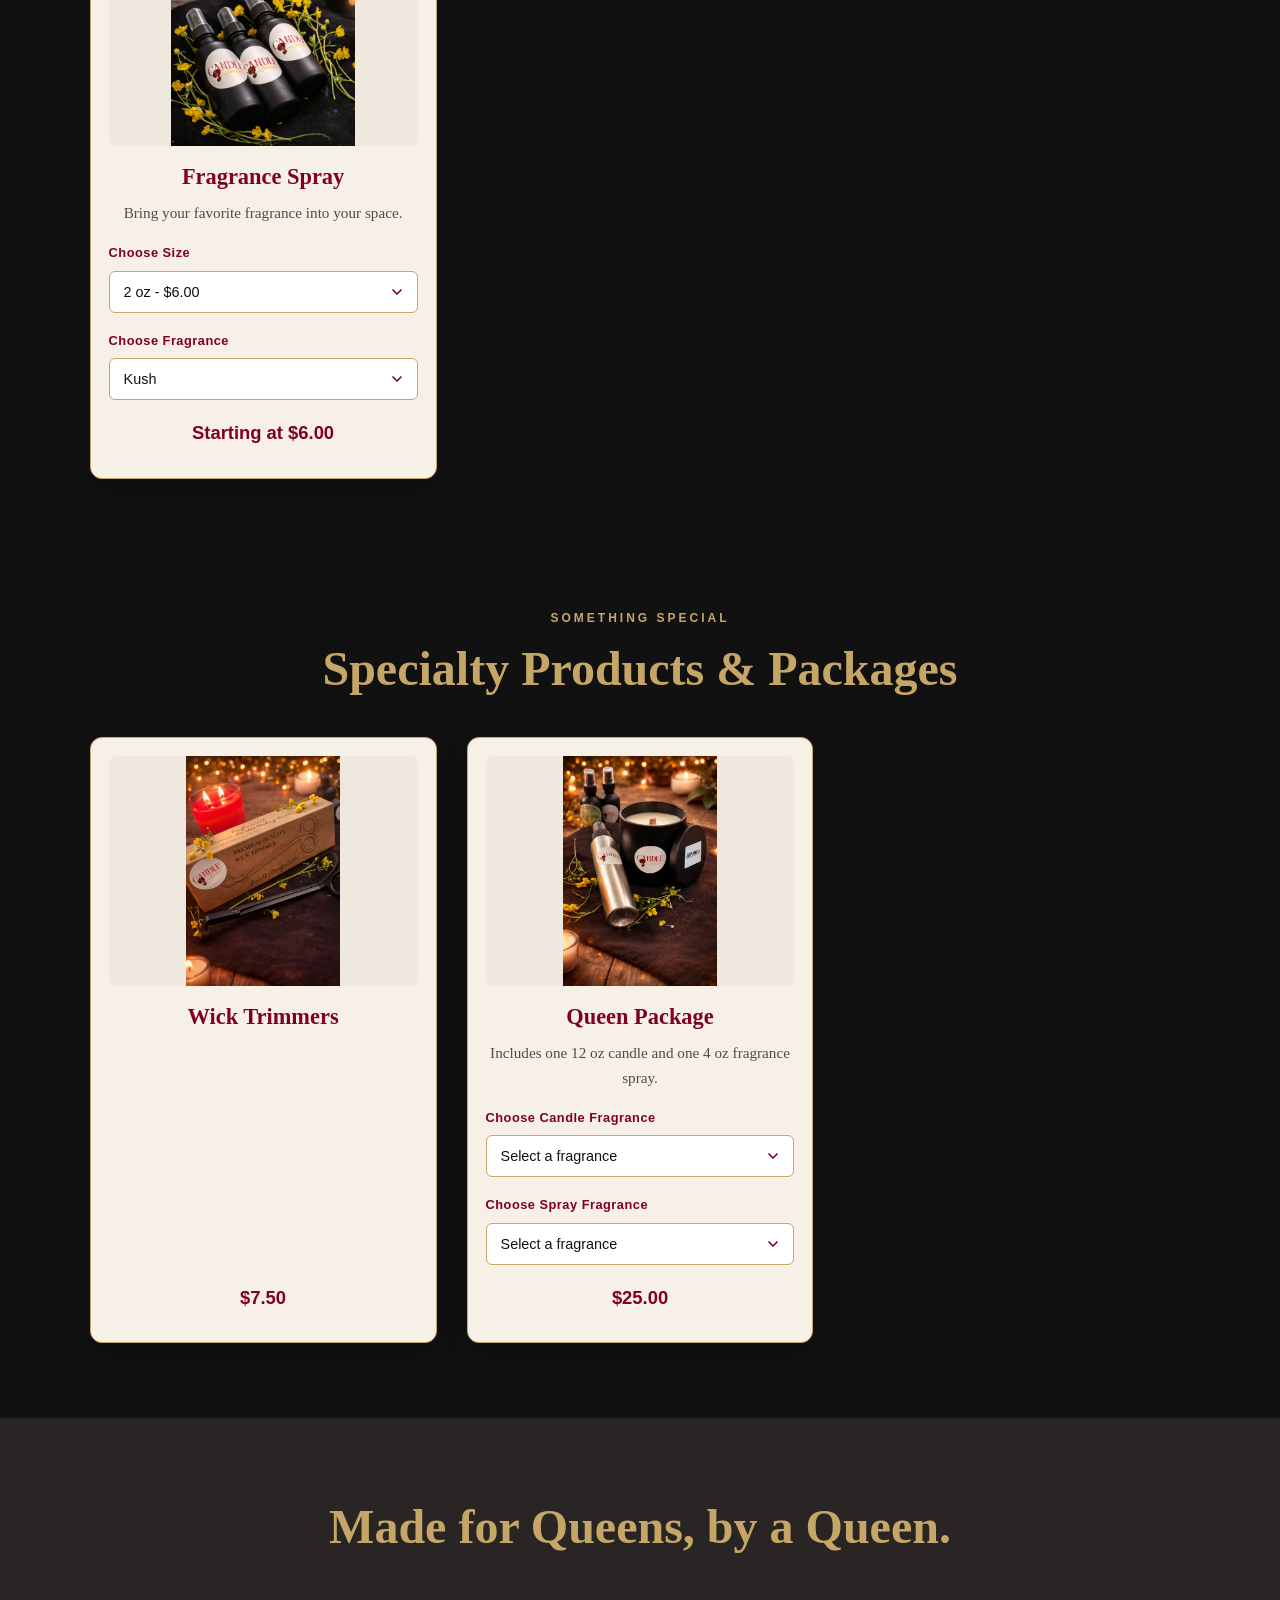
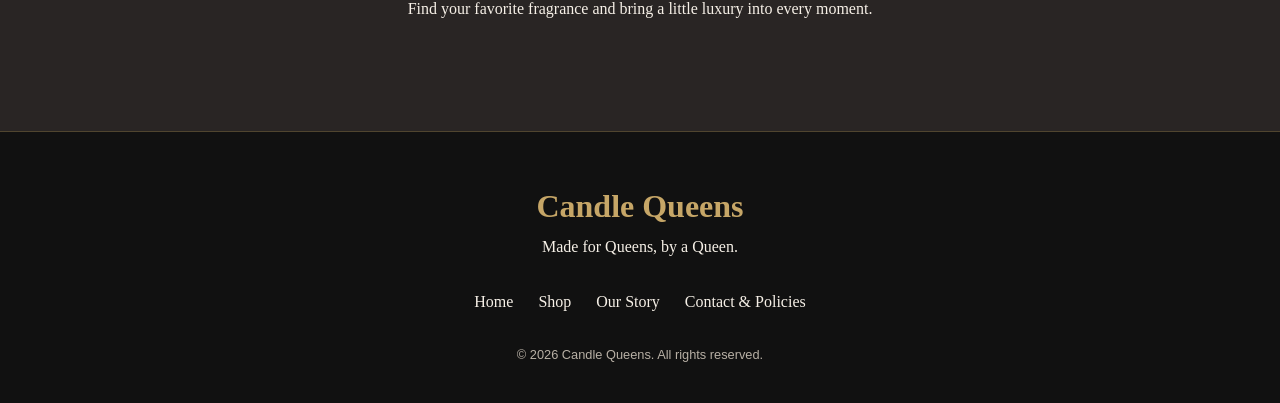
<file: shop.html>
<!DOCTYPE html>
<html lang="en">

<head>
  <meta charset="UTF-8">
  <meta name="viewport" content="width=device-width, initial-scale=1.0">
  <meta name="description" content="Shop Candle Queens luxury scented candles, fragrance sprays, candle-making essentials, and gift packages.">
  <title>Shop | Candle Queens</title>
  <link rel="stylesheet" href="styles.css">
</head>

<body>

  <!-- HEADER -->
  <header class="site-header">
    <a href="index.html" class="brand">
      <img
        src="images/candle-queen-logo.png"
        alt="Candle Queens logo"
        class="site-logo"
      >
    </a>

    <nav aria-label="Main navigation">
      <ul class="nav-links">
        <li><a href="index.html">Home</a></li>
        <li><a href="shop.html" aria-current="page">Shop</a></li>
        <li><a href="about.html">Our Story</a></li>
        <li><a href="contact.html">Contact</a></li>
      </ul>
    </nav>
  </header>

  <main>

    <!-- SHOP INTRODUCTION -->
    <section class="shop-intro">
      <p class="eyebrow">The Candle Queens Collection</p>
      <h1>Find Your Signature Scent</h1>
      <p>
        Discover beautiful candles, refreshing fragrance sprays,
        and special creations made for queens.
      </p>
    </section>

    <!-- CANDLE COLLECTION -->
    <section class="shop-section" aria-labelledby="candles-title">

      <div class="section-heading">
        <p class="eyebrow">Handpicked Fragrances</p>
        <h2 id="candles-title">Our Candle Collection</h2>
        <p>
          Choose your favorite fragrance and the perfect candle size.
        </p>
      </div>

      <div class="product-grid">

        <!-- APPLE CINNAMON -->
        <article class="product-card">
          <img src="images/APPLE CINNAMON.png"
               alt="Apple Cinnamon candle" loading="lazy">
          <h3>Apple Cinnamon</h3>
          <p>Sweet apples blended with warm cinnamon spice.</p>

          <label for="apple-size">Choose Size</label>
          <select id="apple-size" name="apple-size">
            <option value="10oz">10 oz - $15.00</option>
            <option value="12oz">12 oz - $20.00</option>
            <option value="16oz">16 oz - $25.00</option>
            <option value="24oz">24 oz - $30.00</option>
          </select>

          <p class="product-price">Starting at $15.00</p>
        </article>

        <!-- BABY POWDER -->
        <article class="product-card">
          <img src="images/baby powder.PNG"
               alt="Baby Powder candle" loading="lazy">
          <h3>Baby Powder</h3>
          <p>A soft, clean, comforting fragrance.</p>

          <label for="baby-size">Choose Size</label>
          <select id="baby-size" name="baby-size">
            <option value="10oz">10 oz - $15.00</option>
            <option value="12oz">12 oz - $20.00</option>
            <option value="16oz">16 oz - $25.00</option>
            <option value="24oz">24 oz - $30.00</option>
          </select>

          <p class="product-price">Starting at $15.00</p>
        </article>

        <!-- BLACK RASPBERRY VANILLA -->
        <article class="product-card">
          <img src="images/BLACK RASPBERRY VANILLA.png"
               alt="Black Raspberry Vanilla candle" loading="lazy">
          <h3>Black Raspberry Vanilla</h3>
          <p>Sweet raspberry with a smooth vanilla finish.</p>

          <label for="raspberry-size">Choose Size</label>
          <select id="raspberry-size" name="raspberry-size">
            <option value="10oz">10 oz - $15.00</option>
            <option value="12oz">12 oz - $20.00</option>
            <option value="16oz">16 oz - $25.00</option>
            <option value="24oz">24 oz - $30.00</option>
          </select>

          <p class="product-price">Starting at $15.00</p>
        </article>

        <!-- BURBERRY -->
        <article class="product-card">
          <img src="images/burberry.jpeg"
               alt="Burberry fragrance candle" loading="lazy">
          <h3>Burberry</h3>
          <p>An elegant, perfume-inspired fragrance.</p>

          <label for="burberry-size">Choose Size</label>
          <select id="burberry-size" name="burberry-size">
            <option value="10oz">10 oz - $15.00</option>
            <option value="12oz">12 oz - $20.00</option>
            <option value="16oz">16 oz - $25.00</option>
            <option value="24oz">24 oz - $30.00</option>
          </select>

          <p class="product-price">Starting at $15.00</p>
        </article>

        <!-- CHRISTMAS CRAVINGS -->
        <article class="product-card">
          <img src="images/CHRISTMAS CRAVINGS.png"
               alt="Christmas Cravings candle" loading="lazy">
          <h3>Christmas Cravings</h3>
          <p>A cozy holiday-inspired fragrance.</p>

          <label for="christmas-size">Choose Size</label>
          <select id="christmas-size" name="christmas-size">
            <option value="10oz">10 oz - $15.00</option>
            <option value="12oz">12 oz - $20.00</option>
            <option value="16oz">16 oz - $25.00</option>
            <option value="24oz">24 oz - $30.00</option>
          </select>

          <p class="product-price">Starting at $15.00</p>
        </article>

        <!-- CINNAMON STICKS -->
        <article class="product-card">
          <img src="images/CINNAMON STICKS.png"
               alt="Cinnamon Sticks candle" loading="lazy">
          <h3>Cinnamon Sticks</h3>
          <p>Warm cinnamon spice for a cozy atmosphere.</p>

          <label for="cinnamon-size">Choose Size</label>
          <select id="cinnamon-size" name="cinnamon-size">
            <option value="10oz">10 oz - $15.00</option>
            <option value="12oz">12 oz - $20.00</option>
            <option value="16oz">16 oz - $25.00</option>
            <option value="24oz">24 oz - $30.00</option>
          </select>

          <p class="product-price">Starting at $15.00</p>
        </article>

        <!-- COCO MANGO -->
        <article class="product-card">
          <img src="images/Coco-mango candle with floral touch.png"
               alt="Coco Mango candle" loading="lazy">
          <h3>Coco Mango</h3>
          <p>A tropical blend of coconut and mango.</p>

          <label for="mango-size">Choose Size</label>
          <select id="mango-size" name="mango-size">
            <option value="10oz">10 oz - $15.00</option>
            <option value="12oz">12 oz - $20.00</option>
            <option value="16oz">16 oz - $25.00</option>
            <option value="24oz">24 oz - $30.00</option>
          </select>

          <p class="product-price">Starting at $15.00</p>
        </article>

        <!-- COCO VANILLA -->
        <article class="product-card">
          <img src="images/Coco-Vanilla candle with yellow flowers.png"
               alt="Coco Vanilla candle" loading="lazy">
          <h3>Coco Vanilla</h3>
          <p>Creamy coconut and soft vanilla notes.</p>

          <label for="coco-size">Choose Size</label>
          <select id="coco-size" name="coco-size">
            <option value="10oz">10 oz - $15.00</option>
            <option value="12oz">12 oz - $20.00</option>
            <option value="16oz">16 oz - $25.00</option>
            <option value="24oz">24 oz - $30.00</option>
          </select>

          <p class="product-price">Starting at $15.00</p>
        </article>

        <!-- EUCALYPTUS -->
        <article class="product-card">
          <img src="images/EUCALYPTUS.png"
               alt="Eucalyptus candle" loading="lazy">
          <h3>Eucalyptus</h3>
          <p>A refreshing herbal-inspired fragrance.</p>

          <label for="eucalyptus-size">Choose Size</label>
          <select id="eucalyptus-size" name="eucalyptus-size">
            <option value="10oz">10 oz - $15.00</option>
            <option value="12oz">12 oz - $20.00</option>
            <option value="16oz">16 oz - $25.00</option>
            <option value="24oz">24 oz - $30.00</option>
          </select>

          <p class="product-price">Starting at $15.00</p>
        </article>

        <!-- LEMON -->
        <article class="product-card">
          <img src="images/lemon.png"
               alt="Lemon candle" loading="lazy">
          <h3>Lemon</h3>
          <p>A fresh, bright citrus-inspired fragrance.</p>

          <label for="lemon-size">Choose Size</label>
          <select id="lemon-size" name="lemon-size">
            <option value="10oz">10 oz - $15.00</option>
            <option value="12oz">12 oz - $20.00</option>
            <option value="16oz">16 oz - $25.00</option>
            <option value="24oz">24 oz - $30.00</option>
          </select>

          <p class="product-price">Starting at $15.00</p>
        </article>

        <!-- PEACH -->
        <article class="product-card">
          <img src="images/peach.png"
               alt="Peach candle" loading="lazy">
          <h3>Peach</h3>
          <p>A sweet, juicy peach-inspired fragrance.</p>

          <label for="peach-size">Choose Size</label>
          <select id="peach-size" name="peach-size">
            <option value="10oz">10 oz - $15.00</option>
            <option value="12oz">12 oz - $20.00</option>
            <option value="16oz">16 oz - $25.00</option>
            <option value="24oz">24 oz - $30.00</option>
          </select>

          <p class="product-price">Starting at $15.00</p>
        </article>

        <!-- PEARBERRY -->
        <article class="product-card">
          <img src="images/pearberry.PNG"
               alt="Pearberry candle" loading="lazy">
          <h3>Pearberry</h3>
          <p>A fruity blend inspired by pear and berries.</p>

          <label for="pearberry-size">Choose Size</label>
          <select id="pearberry-size" name="pearberry-size">
            <option value="10oz">10 oz - $15.00</option>
            <option value="12oz">12 oz - $20.00</option>
            <option value="16oz">16 oz - $25.00</option>
            <option value="24oz">24 oz - $30.00</option>
          </select>

          <p class="product-price">Starting at $15.00</p>
        </article>

        <!-- PEPPERMINT -->
        <article class="product-card">
          <img src="images/Peppermint 1.png"
               alt="Peppermint candle" loading="lazy">
          <h3>Peppermint</h3>
          <p>A cool, refreshing peppermint fragrance.</p>

          <label for="peppermint-size">Choose Size</label>
          <select id="peppermint-size" name="peppermint-size">
            <option value="10oz">10 oz - $15.00</option>
            <option value="12oz">12 oz - $20.00</option>
            <option value="16oz">16 oz - $25.00</option>
            <option value="24oz">24 oz - $30.00</option>
          </select>

          <p class="product-price">Starting at $15.00</p>
        </article>

        <!-- PEPPERMINT MOCHA -->
        <article class="product-card">
          <img src="images/Peppermint Mocha1.png"
               alt="Peppermint Mocha candle" loading="lazy">
          <h3>Peppermint Mocha</h3>
          <p>Cool peppermint with rich mocha notes.</p>

          <label for="mocha-size">Choose Size</label>
          <select id="mocha-size" name="mocha-size">
            <option value="10oz">10 oz - $15.00</option>
            <option value="12oz">12 oz - $20.00</option>
            <option value="16oz">16 oz - $25.00</option>
            <option value="24oz">24 oz - $30.00</option>
          </select>

          <p class="product-price">Starting at $15.00</p>
        </article>

        <!-- SANDALWOOD -->
        <article class="product-card">
          <img src="images/sandalwood.jpg"
               alt="Sandalwood candle" loading="lazy">
          <h3>Sandalwood</h3>
          <p>A warm, earthy, wood-inspired fragrance.</p>

          <label for="sandalwood-size">Choose Size</label>
          <select id="sandalwood-size" name="sandalwood-size">
            <option value="10oz">10 oz - $15.00</option>
            <option value="12oz">12 oz - $20.00</option>
            <option value="16oz">16 oz - $25.00</option>
            <option value="24oz">24 oz - $30.00</option>
          </select>

          <p class="product-price">Starting at $15.00</p>
        </article>

        <!-- SPICED PUMPKIN LATTE -->
        <article class="product-card">
          <img src="images/SPICED PUMPKIN LATTE.png"
               alt="Spiced Pumpkin Latte candle" loading="lazy">
          <h3>Spiced Pumpkin Latte</h3>
          <p>A cozy blend of pumpkin spice and creamy coffee.</p>

          <label for="pumpkin-size">Choose Size</label>
          <select id="pumpkin-size" name="pumpkin-size">
            <option value="10oz">10 oz - $15.00</option>
            <option value="12oz">12 oz - $20.00</option>
            <option value="16oz">16 oz - $25.00</option>
            <option value="24oz">24 oz - $30.00</option>
          </select>

          <p class="product-price">Starting at $15.00</p>
        </article>

        <!-- STRAWBERRY -->
        <article class="product-card">
          <img src="images/strawberry.png"
               alt="Strawberry candle" loading="lazy">
          <h3>Strawberry</h3>
          <p>A sweet, fruity strawberry-inspired fragrance.</p>

          <label for="strawberry-size">Choose Size</label>
          <select id="strawberry-size" name="strawberry-size">
            <option value="10oz">10 oz - $15.00</option>
            <option value="12oz">12 oz - $20.00</option>
            <option value="16oz">16 oz - $25.00</option>
            <option value="24oz">24 oz - $30.00</option>
          </select>

          <p class="product-price">Starting at $15.00</p>
        </article>

        <!-- VANILLA -->
        <article class="product-card">
          <img src="images/vanilla.PNG"
               alt="Vanilla candle" loading="lazy">
          <h3>Vanilla</h3>
          <p>A smooth, sweet, classic vanilla fragrance.</p>

          <label for="vanilla-size">Choose Size</label>
          <select id="vanilla-size" name="vanilla-size">
            <option value="10oz">10 oz - $15.00</option>
            <option value="12oz">12 oz - $20.00</option>
            <option value="16oz">16 oz - $25.00</option>
            <option value="24oz">24 oz - $30.00</option>
          </select>

          <p class="product-price">Starting at $15.00</p>
        </article>

        <!-- PUMPKIN APPLE BUTTER -->
        <article class="product-card">
          <img src="images/Warm pumpkin apple butter scent.png"
               alt="Pumpkin Apple Butter candle" loading="lazy">
          <h3>Pumpkin Apple Butter</h3>
          <p>Warm pumpkin and sweet apple-inspired fragrance.</p>

          <label for="apple-butter-size">Choose Size</label>
          <select id="apple-butter-size" name="apple-butter-size">
            <option value="10oz">10 oz - $15.00</option>
            <option value="12oz">12 oz - $20.00</option>
            <option value="16oz">16 oz - $25.00</option>
            <option value="24oz">24 oz - $30.00</option>
          </select>

          <p class="product-price">Starting at $15.00</p>
        </article>

      </div>
    </section>

    <!-- FRAGRANCE SPRAYS -->
    <section class="shop-section" aria-labelledby="sprays-title">

      <div class="section-heading">
        <p class="eyebrow">Refresh Your Space</p>
        <h2 id="sprays-title">Fragrance Sprays</h2>
        <p>
          Choose your preferred spray size and fragrance.
        </p>
      </div>

      <div class="product-grid">

        <article class="product-card">
          <img src="images/image4.png"
               alt="Candle Queens fragrance sprays"
               loading="lazy">

          <h3>Fragrance Spray</h3>
          <p>Bring your favorite fragrance into your space.</p>

          <label for="spray-size">Choose Size</label>
          <select id="spray-size" name="spray-size">
            <option value="2oz">2 oz - $6.00</option>
            <option value="4oz">4 oz - $12.00</option>
          </select>

          <label for="spray-fragrance">Choose Fragrance</label>
          <select id="spray-fragrance" name="spray-fragrance">
            <option value="kush">Kush</option>
            <option value="citrus">Citrus</option>
            <option value="jasmine">Jasmine</option>
            <option value="pearberry">Pearberry</option>
            <option value="burberry">Burberry</option>
            <option value="fresh-linen">Fresh Linen</option>
            <option value="baby-powder">Baby Powder</option>
          </select>

          <p class="product-price">Starting at $6.00</p>
        </article>

      </div>
    </section>

    <!-- SPECIAL PRODUCTS -->
    <section class="shop-section" aria-labelledby="special-title">

      <div class="section-heading">
        <p class="eyebrow">Something Special</p>
        <h2 id="special-title">Specialty Products &amp; Packages</h2>
      </div>

      <div class="product-grid">

        <!-- CANDLE-MAKING ESSENTIALS -->
        <article class="product-card">
          <img
            src="images/Candle-making essentials and cozy ambiance.png"
            alt="Candle-making essentials"
            loading="lazy"
          >

          <h3>Wick Trimmers</h3>
          <p></p>
          <p class="product-price">$7.50</p>
        </article>

        <!-- QUEEN PACKAGE -->
        <article class="product-card">
          <img src="images/queen package.png"
               alt="Candle Queens Queen Package"
               loading="lazy">

          <h3>Queen Package</h3>
          <p>
            Includes one 12 oz candle and one 4 oz fragrance spray.
          </p>

          <label for="queen-candle">Choose Candle Fragrance</label>
          <select id="queen-candle" name="queen-candle">
            <option value="">Select a fragrance</option>
            <option>Apple Cinnamon</option>
            <option>Baby Powder</option>
            <option>Black Raspberry Vanilla</option>
            <option>Burberry</option>
            <option>Christmas Cravings</option>
            <option>Cinnamon Sticks</option>
            <option>Coco Mango</option>
            <option>Coco Vanilla</option>
            <option>Eucalyptus</option>
            <option>Lemon</option>
            <option>Peach</option>
            <option>Pearberry</option>
            <option>Peppermint</option>
            <option>Peppermint Mocha</option>
            <option>Sandalwood</option>
            <option>Spiced Pumpkin Latte</option>
            <option>Strawberry</option>
            <option>Vanilla</option>
            <option>Pumpkin Apple Butter</option>
          </select>

          <label for="queen-spray">Choose Spray Fragrance</label>
          <select id="queen-spray" name="queen-spray">
            <option value="">Select a fragrance</option>
            <option>Kush</option>
            <option>Citrus</option>
            <option>Jasmine</option>
            <option>Pearberry</option>
            <option>Burberry</option>
            <option>Fresh Linen</option>
            <option>Baby Powder</option>
          </select>

          <p class="product-price">$25.00</p>
        </article>

      </div>
    </section>

    <!-- SHOP MESSAGE -->
    <section class="shop-cta">
      <h2>Made for Queens, by a Queen.</h2>
      <p>
        Find your favorite fragrance and bring a little
        luxury into every moment.
      </p>
    </section>

  </main>

  <!-- FOOTER -->
  <footer class="site-footer">
    <div class="footer-brand">
      <h2>Candle Queens</h2>
      <p>Made for Queens, by a Queen.</p>
    </div>

    <nav aria-label="Footer navigation">
      <ul class="footer-links">
        <li><a href="index.html">Home</a></li>
        <li><a href="shop.html">Shop</a></li>
        <li><a href="about.html">Our Story</a></li>
        <li><a href="contact.html">Contact &amp; Policies</a></li>
      </ul>
    </nav>

    <p class="copyright">
      &copy; 2026 Candle Queens. All rights reserved.
    </p>
  </footer>

</body>
</html>
</file>
<file: styles.css>
/* =========================
   CANDLE QUEENS
   LUXURY BOUTIQUE STYLES
========================= */

:root {
  --black: #111111;
  --charcoal: #292524;
  --burgundy: #800020;
  --gold: #C6A667;
  --cream: #F6F0E7;
  --white: #FFFFFF;
}

* {
  box-sizing: border-box;
}

html {
  scroll-behavior: smooth;
}

body {
  margin: 0;
  background-color: var(--black);
  color: var(--cream);
  font-family: Georgia, "Times New Roman", serif;
  line-height: 1.6;
}

img {
  display: block;
  max-width: 100%;
}

a {
  color: inherit;
  text-decoration: none;
}

a:focus-visible {
  outline: 2px solid var(--gold);
  outline-offset: 4px;
}

h1,
h2,
h3,
p {
  margin-top: 0;
}

h1,
h2,
h3 {
  line-height: 1.2;
}

section {
  padding: 80px 7%;
}

.eyebrow {
  color: var(--gold);
  font-family: Arial, sans-serif;
  font-size: 0.75rem;
  font-weight: bold;
  letter-spacing: 3px;
  text-transform: uppercase;
}

/* HEADER */

.site-header {
  display: flex;
  align-items: center;
  justify-content: space-between;
  gap: 24px;
  padding: 22px 7%;
  background-color: #FFFFFF;
  border-bottom: 2px solid var(--gold);
}

.brand {
  color: var(--gold);
  font-size: 1.8rem;
  font-weight: bold;
  white-space: nowrap;
}

.nav-links,
.footer-links {
  display: flex;
  flex-wrap: wrap;
  gap: 25px;
  list-style: none;
  padding: 0;
  margin: 0;
}

.nav-links a {
  color: var(--burgundy);
  font-family: Arial, sans-serif;
  font-size: 0.85rem;
  font-weight: bold;
  letter-spacing: 1px;
  text-transform: uppercase;
  transition: color 0.3s ease;
}

.nav-links a:hover,
.nav-links a[aria-current="page"] {
  color: #A68138;
}

/* BUTTONS */

.btn {
  display: inline-block;
  padding: 14px 28px;
  font-family: Arial, sans-serif;
  font-size: 0.85rem;
  font-weight: bold;
  letter-spacing: 1px;
  text-align: center;
  text-transform: uppercase;
  transition: background-color 0.3s ease,
              color 0.3s ease,
              transform 0.3s ease;
}

.btn:hover {
  transform: translateY(-2px);
}

.btn-primary {
  background-color: var(--burgundy);
  color: var(--white);
}

.btn-primary:hover {
  background-color: var(--cream);
  color: var(--burgundy);
}

.btn-secondary {
  border: 1px solid var(--gold);
  color: var(--gold);
}

.btn-secondary:hover {
  background-color: var(--gold);
  color: var(--black);
}

/* HERO */

.hero {
  min-height: 650px;
  display: flex;
  align-items: center;
  justify-content: center;
  text-align: center;
  padding: 100px 7%;
  background:
    linear-gradient(
      rgba(0, 0, 0, 0.55),
      rgba(0, 0, 0, 0.7)
    ),
    url("images/vanilla.PNG") center / cover no-repeat;
}

.hero-content {
  max-width: 780px;
}

.hero h1 {
  font-size: clamp(2.5rem, 6vw, 5rem);
  margin-bottom: 25px;
}

.hero-content > p:not(.eyebrow) {
  max-width: 580px;
  margin: 0 auto 30px;
  font-size: 1.1rem;
}

/* FEATURED COLLECTIONS */

.featured {
  background-color: var(--black);
}

.section-heading {
  max-width: 720px;
  margin: 0 auto 50px;
  text-align: center;
}

.section-heading h2 {
  font-size: clamp(2rem, 4vw, 3rem);
}

.collection-grid {
  display: grid;
  grid-template-columns: repeat(2, minmax(0, 1fr));
  gap: 35px;
  max-width: 1100px;
  margin: 0 auto;
}

.collection-card {
  background-color: var(--charcoal);
  padding-bottom: 30px;
  text-align: center;
}

.collection-card img {
  width: 100%;
  height: 380px;
  object-fit: cover;
}

.collection-card h3 {
  color: var(--gold);
  font-size: 1.6rem;
  margin: 25px 15px 10px;
}

.collection-card p {
  padding: 0 20px;
}

.collection-card a {
  display: inline-block;
  color: var(--gold);
  font-family: Arial, sans-serif;
  font-size: 0.85rem;
  font-weight: bold;
  border-bottom: 1px solid var(--gold);
  padding-bottom: 5px;
}

.collection-card a:hover {
  color: var(--cream);
  border-color: var(--cream);
}

/* BRAND STORY */

.story-preview {
  background-color: var(--cream);
  color: var(--black);
  text-align: center;
}

.story-content {
  max-width: 750px;
  margin: 0 auto;
}

.story-content h2 {
  font-size: clamp(2rem, 4vw, 3.2rem);
}

.story-content p {
  font-size: 1.05rem;
}

.story-content .btn {
  margin-top: 15px;
}

/* SHOP CALL TO ACTION */

.shop-cta {
  background-color: var(--charcoal);
  text-align: center;
}

.shop-cta h2 {
  color: var(--gold);
  font-size: clamp(2rem, 4vw, 3rem);
}

.shop-cta p {
  margin-bottom: 30px;
}

/* FOOTER */

.site-footer {
  padding: 55px 7% 25px;
  text-align: center;
  border-top: 1px solid rgba(198, 166, 103, 0.35);
}

.footer-brand h2 {
  color: var(--gold);
  font-size: 2rem;
  margin-bottom: 8px;
}

.footer-links {
  justify-content: center;
  margin: 30px 0;
}

.footer-links a:hover {
  color: var(--gold);
}

.copyright {
  color: #B8B0A5;
  font-family: Arial, sans-serif;
  font-size: 0.8rem;
}

/* TABLET */

@media (max-width: 900px) {
  .site-header {
    flex-direction: column;
    text-align: center;
  }

  .nav-links {
    justify-content: center;
  }

  .hero {
    min-height: 550px;
  }

  .collection-card img {
    height: 300px;
  }
}

/* MOBILE */

@media (max-width: 600px) {
  section {
    padding: 55px 5%;
  }

  .site-header {
    padding: 20px 5%;
  }

  .brand {
    font-size: 1.6rem;
  }

  .nav-links {
    gap: 12px 18px;
  }

  .nav-links a {
    font-size: 0.75rem;
  }

  .hero {
    min-height: 500px;
    padding: 70px 5%;
  }

  .hero h1 {
    font-size: 2.5rem;
  }

  .hero-content > p:not(.eyebrow) {
    font-size: 1rem;
  }

  .collection-grid {
    grid-template-columns: 1fr;
    gap: 25px;
  }

  .collection-card img {
    height: 320px;
  }

  .footer-links {
    gap: 15px;
  }

  .btn {
    padding: 13px 22px;
  }
}

/* SMALL PHONES */

@media (max-width: 360px) {
  .brand {
    font-size: 1.4rem;
  }

  .nav-links {
    gap: 10px;
  }

  .nav-links a {
    font-size: 0.7rem;
  }

  .hero h1 {
    font-size: 2.1rem;
  }
}

.site-logo {
  display: block;
  width: 150px;
  max-width: 100%;
  height: auto;
}

@media (max-width: 600px) {
  .site-logo {
    width: 120px;
  }
}


/* ===================================
   CANDLE QUEENS - SHOP PAGE
=================================== */

/* SHOP INTRODUCTION */

.shop-intro {
  background-color: var(--black);
  text-align: center;
  padding: 75px 7% 45px;
}

.shop-intro h1 {
  color: var(--cream);
  font-size: clamp(2.2rem, 5vw, 3.8rem);
  margin-bottom: 15px;
}

.shop-intro > p:last-child {
  max-width: 650px;
  margin: 0 auto;
  color: var(--cream);
}

/* SHOP SECTIONS */

.shop-section {
  background-color: var(--black);
  padding: 55px 7% 75px;
}

.shop-section .section-heading {
  margin-bottom: 40px;
}

.shop-section .section-heading h2 {
  color: var(--gold);
}

/* PRODUCT GRID */

.product-grid {
  display: grid;
  grid-template-columns: repeat(3, minmax(0, 1fr));
  gap: 30px;
  max-width: 1200px;
  margin: 0 auto;
  align-items: stretch;
}

/* PRODUCT CARDS */

.product-card {
  background-color: var(--cream);
  color: var(--black);
  border: 1px solid var(--gold);
  border-radius: 12px;
  padding: 18px;
  display: flex;
  flex-direction: column;
  text-align: center;
  box-shadow: 0 8px 25px rgba(0, 0, 0, 0.2);
  transition: transform 0.3s ease,
              box-shadow 0.3s ease;
}

.product-card:hover {
  transform: translateY(-5px);
  box-shadow: 0 12px 30px rgba(198, 166, 103, 0.2);
}

/* KEEP IMAGES CONSISTENT */

.product-card img {
  width: 100%;
  height: 230px;
  object-fit: contain;
  background-color: #EEE8DF;
  border-radius: 8px;
  margin-bottom: 18px;
}

/* PRODUCT INFORMATION */

.product-card h3 {
  color: var(--burgundy);
  font-size: 1.4rem;
  margin-bottom: 10px;
}

.product-card > p:not(.product-price) {
  color: #514B46;
  font-size: 0.95rem;
  margin-bottom: 18px;
}

.product-price {
  color: var(--burgundy);
  font-family: Arial, sans-serif;
  font-size: 1.15rem;
  font-weight: bold;
  margin-top: auto;
  margin-bottom: 12px;
}

/* DROPDOWN LABELS */

.product-card label {
  display: block;
  color: var(--burgundy);
  font-family: Arial, sans-serif;
  font-size: 0.8rem;
  font-weight: bold;
  letter-spacing: 0.5px;
  text-align: left;
  margin-bottom: 7px;
}

/* DROPDOWN MENUS */

.product-card select {
  width: 100%;
  min-width: 0;
  padding: 12px 38px 12px 14px;
  margin-bottom: 18px;
  background-color: #FFFFFF;
  color: var(--black);
  border: 1.5px solid var(--gold);
  border-radius: 6px;
  font-family: Arial, sans-serif;
  font-size: 0.9rem;
  cursor: pointer;
  appearance: none;

  background-image: url("data:image/svg+xml,%3Csvg xmlns='http://www.w3.org/2000/svg' width='16' height='16' viewBox='0 0 24 24' fill='none' stroke='%23800020' stroke-width='2.5' stroke-linecap='round' stroke-linejoin='round'%3E%3Cpath d='m6 9 6 6 6-6'/%3E%3C/svg%3E");
  background-repeat: no-repeat;
  background-position: right 12px center;
  background-size: 16px;
}

.product-card select:hover {
  border-color: var(--burgundy);
}

.product-card select:focus-visible {
  outline: 2px solid var(--burgundy);
  outline-offset: 3px;
}

.product-card select option {
  background-color: #FFFFFF;
  color: var(--black);
}

/* TABLET */

@media (max-width: 900px) {
  .product-grid {
    grid-template-columns: repeat(2, minmax(0, 1fr));
    gap: 22px;
  }

  .product-card img {
    height: 210px;
  }
}

/* MOBILE */

@media (max-width: 600px) {
  .shop-intro {
    padding: 55px 5% 30px;
  }

  .shop-section {
    padding: 40px 5% 55px;
  }

  .product-grid {
    grid-template-columns: 1fr;
    gap: 22px;
  }

  .product-card {
    padding: 15px;
  }

  .product-card img {
    height: 250px;
  }

  .product-card h3 {
    font-size: 1.3rem;
  }

  .product-card select {
    font-size: 1rem;
  }
}


/* ====================================
   CANDLE QUEENS - OUR STORY PAGE
==================================== */

/* PAGE INTRODUCTION */

.about-intro {
  background: linear-gradient(135deg, #111111, #32151D);
  text-align: center;
  padding: 90px 7%;
  border-bottom: 1px solid var(--gold);
}

.about-intro h1 {
  color: var(--cream);
  font-size: clamp(2.5rem, 6vw, 4.5rem);
  margin-bottom: 20px;
}

.about-intro > p:last-child {
  color: var(--cream);
  font-size: 1.1rem;
  max-width: 650px;
  margin: 0 auto;
}

/* MAIN BRAND STORY */

.about-story {
  display: grid;
  grid-template-columns: repeat(2, minmax(0, 1fr));
  align-items: center;
  gap: 60px;
  background-color: var(--black);
  padding: 90px 7%;
}

.about-story-image img {
  width: 100%;
  height: 500px;
  object-fit: cover;
  border-radius: 12px;
  border: 2px solid var(--gold);
}

.about-story-content {
  max-width: 600px;
}

.about-story-content h2 {
  color: var(--gold);
  font-size: clamp(2rem, 4vw, 3.2rem);
  margin-bottom: 25px;
}

.about-story-content p:not(.eyebrow) {
  color: var(--cream);
  font-size: 1.05rem;
  line-height: 1.9;
  margin-bottom: 20px;
}

/* BRAND VALUES */

.about-values {
  background-color: var(--cream);
  color: var(--black);
  padding: 85px 7%;
}

.about-values .section-heading h2 {
  color: var(--burgundy);
}

.about-values .eyebrow {
  color: var(--burgundy);
}

.values-grid {
  display: grid;
  grid-template-columns: repeat(3, minmax(0, 1fr));
  gap: 25px;
  max-width: 1150px;
  margin: 0 auto;
}

.value-card {
  background-color: #FFFFFF;
  border: 1px solid var(--gold);
  border-radius: 10px;
  padding: 35px 25px;
  text-align: center;
  box-shadow: 0 5px 20px rgba(0, 0, 0, 0.06);
  transition: transform 0.3s ease,
              box-shadow 0.3s ease;
}

.value-card:hover {
  transform: translateY(-5px);
  box-shadow: 0 10px 25px rgba(128, 0, 32, 0.12);
}

.value-card h3 {
  color: var(--burgundy);
  font-size: 1.6rem;
  margin-bottom: 15px;
}

.value-card p {
  color: #514B46;
  font-size: 0.95rem;
  margin-bottom: 0;
}

/* BRAND EXPERIENCE */

.about-experience {
  display: grid;
  grid-template-columns: repeat(2, minmax(0, 1fr));
  align-items: center;
  gap: 60px;
  background-color: var(--charcoal);
  padding: 90px 7%;
}

.about-experience-content {
  max-width: 600px;
}

.about-experience-content h2 {
  color: var(--gold);
  font-size: clamp(2rem, 4vw, 3.2rem);
  margin-bottom: 25px;
}

.about-experience-content p:not(.eyebrow) {
  color: var(--cream);
  font-size: 1.05rem;
  line-height: 1.9;
  margin-bottom: 30px;
}

.about-experience-image img {
  width: 100%;
  height: 500px;
  object-fit: cover;
  border-radius: 12px;
  border: 2px solid var(--gold);
}

/* FINAL MESSAGE */

.about-closing {
  background: linear-gradient(135deg, #32151D, #111111);
  text-align: center;
  padding: 90px 7%;
  border-top: 1px solid var(--gold);
}

.about-closing h2 {
  color: var(--gold);
  font-size: clamp(2rem, 4vw, 3.5rem);
  margin-bottom: 20px;
}

.about-closing > p:last-child {
  color: var(--cream);
  font-size: 1.1rem;
  margin-bottom: 0;
}

/* TABLET */

@media (max-width: 900px) {
  .about-story,
  .about-experience {
    gap: 35px;
  }

  .about-story-image img,
  .about-experience-image img {
    height: 380px;
  }

  .values-grid {
    gap: 15px;
  }

  .value-card {
    padding: 25px 18px;
  }
}

/* MOBILE */

@media (max-width: 600px) {
  .about-intro,
  .about-closing {
    padding: 65px 5%;
  }

  .about-story,
  .about-experience {
    grid-template-columns: 1fr;
    gap: 30px;
    padding: 60px 5%;
  }

  .about-story-image img,
  .about-experience-image img {
    height: 330px;
  }

  .about-story-content,
  .about-experience-content {
    max-width: 100%;
  }

  .about-story-content h2,
  .about-experience-content h2 {
    font-size: 2rem;
  }

  .about-values {
    padding: 60px 5%;
  }

  .values-grid {
    grid-template-columns: 1fr;
    gap: 20px;
  }

  .value-card {
    padding: 28px 20px;
  }

  .about-experience-content {
    order: 1;
  }

  .about-experience-image {
    order: 2;
  }
}

/* SMALL PHONES */

@media (max-width: 360px) {
  .about-intro h1 {
    font-size: 2.3rem;
  }

  .about-story-image img,
  .about-experience-image img {
    height: 270px;
  }
}


/* ==========================================
   CANDLE QUEENS - CONTACT & POLICIES PAGE
========================================== */

/* CONTACT INTRODUCTION */

.contact-intro {
  background: linear-gradient(135deg, #111111, #32151D);
  text-align: center;
  padding: 85px 7%;
  border-bottom: 1px solid var(--gold);
}

.contact-intro h1 {
  color: var(--cream);
  font-size: clamp(2.3rem, 5vw, 4rem);
  margin-bottom: 20px;
}

.contact-intro > p:last-child {
  color: var(--cream);
  font-size: 1.05rem;
  max-width: 650px;
  margin: 0 auto;
  line-height: 1.8;
}

/* CONTACT SECTION */

.contact-section {
  background-color: var(--cream);
  padding: 90px 7%;
}

.contact-container {
  display: grid;
  grid-template-columns: 0.85fr 1.15fr;
  gap: 65px;
  max-width: 1200px;
  margin: 0 auto;
  align-items: start;
}

/* CONTACT INFORMATION */

.contact-info h2 {
  color: var(--burgundy);
  font-size: clamp(2rem, 4vw, 3rem);
  margin-bottom: 20px;
}

.contact-info > p:not(.eyebrow) {
  color: #514B46;
  line-height: 1.8;
  margin-bottom: 35px;
}

.contact-detail {
  border-left: 3px solid var(--gold);
  padding-left: 20px;
  margin-bottom: 30px;
}

.contact-detail h3 {
  color: var(--burgundy);
  font-size: 1.15rem;
  margin-bottom: 8px;
}

.contact-detail p {
  color: #514B46;
  line-height: 1.7;
}

.contact-detail a {
  color: var(--burgundy);
  text-decoration: none;
  overflow-wrap: anywhere;
  transition: color 0.3s ease;
}

.contact-detail a:hover {
  color: #A68138;
  text-decoration: underline;
}

/* CONTACT FORM CONTAINER */

.contact-form-wrapper {
  background-color: #FFFFFF;
  border: 1px solid var(--gold);
  border-radius: 14px;
  padding: 40px;
  box-shadow: 0 10px 35px rgba(0, 0, 0, 0.08);
}

.contact-form-wrapper h2 {
  color: var(--burgundy);
  font-size: 1.9rem;
  margin-bottom: 30px;
}

/* FORM FIELDS */

#contact-form .form-group {
  margin-bottom: 22px;
}

#contact-form label {
  display: block;
  color: var(--burgundy);
  font-family: Arial, sans-serif;
  font-size: 0.9rem;
  font-weight: bold;
  margin-bottom: 9px;
}

#contact-form input,
#contact-form textarea {
  display: block;
  width: 100%;
  max-width: 100%;
  box-sizing: border-box;
  background-color: #FFFDF9;
  color: #222222;
  border: 1.5px solid var(--gold);
  border-radius: 7px;
  padding: 14px 16px;
  font-family: Arial, sans-serif;
  font-size: 1rem;
  line-height: 1.5;
  transition: border-color 0.3s ease,
              box-shadow 0.3s ease;
}

#contact-form textarea {
  resize: vertical;
  min-height: 160px;
}

#contact-form input:hover,
#contact-form textarea:hover {
  border-color: var(--burgundy);
}

#contact-form input:focus,
#contact-form textarea:focus {
  outline: none;
  border-color: var(--burgundy);
  box-shadow: 0 0 0 3px rgba(128, 0, 32, 0.12);
}

/* SEND MESSAGE BUTTON */

#contact-form button {
  width: 100%;
  background-color: var(--burgundy);
  color: #FFFFFF;
  border: 1px solid var(--burgundy);
  border-radius: 7px;
  padding: 15px 25px;
  font-family: Arial, sans-serif;
  font-size: 1rem;
  font-weight: bold;
  letter-spacing: 1px;
  cursor: pointer;
  transition: background-color 0.3s ease,
              color 0.3s ease,
              transform 0.3s ease;
}

#contact-form button:hover {
  background-color: var(--gold);
  border-color: var(--gold);
  color: #111111;
  transform: translateY(-2px);
}

#contact-form button:focus-visible {
  outline: 3px solid var(--burgundy);
  outline-offset: 3px;
}

.form-note {
  color: #68615C;
  font-size: 0.8rem;
  line-height: 1.6;
  text-align: center;
  margin-top: 15px;
}

/* STORE POLICIES */

.policies-section {
  background-color: var(--black);
  padding: 90px 7%;
}

.policies-section .section-heading {
  text-align: center;
  margin-bottom: 45px;
}

.policies-section .section-heading h2 {
  color: var(--gold);
  font-size: clamp(2rem, 4vw, 3.2rem);
}

.policies-section .section-heading p:last-child {
  color: var(--cream);
}

/* EXPANDABLE POLICY CARDS */

.policies-container {
  max-width: 950px;
  margin: 0 auto;
}

.policy-item {
  background-color: var(--cream);
  border: 1px solid var(--gold);
  border-radius: 10px;
  margin-bottom: 18px;
  overflow: hidden;
}

.policy-item summary {
  position: relative;
  display: block;
  color: var(--burgundy);
  font-family: Arial, sans-serif;
  font-size: 1.1rem;
  font-weight: bold;
  padding: 23px 55px 23px 25px;
  cursor: pointer;
  list-style: none;
  transition: background-color 0.3s ease;
}

.policy-item summary::-webkit-details-marker {
  display: none;
}

.policy-item summary::after {
  content: "+";
  position: absolute;
  right: 25px;
  top: 50%;
  transform: translateY(-50%);
  color: var(--burgundy);
  font-size: 1.6rem;
  font-weight: normal;
}

.policy-item[open] summary::after {
  content: "−";
}

.policy-item summary:hover {
  background-color: #F1E5D8;
}

.policy-item summary:focus-visible {
  outline: 3px solid var(--burgundy);
  outline-offset: -4px;
}

.policy-item[open] summary {
  border-bottom: 1px solid var(--gold);
}

/* POLICY CONTENT */

.policy-content {
  padding: 25px 30px 35px;
  color: #3D3935;
  font-family: Arial, sans-serif;
  line-height: 1.8;
}

.policy-content h3 {
  color: var(--burgundy);
  font-size: 1.15rem;
  margin: 25px 0 10px;
}

.policy-content h3:first-child {
  margin-top: 0;
}

.policy-content p {
  margin-bottom: 16px;
}

.policy-content ul {
  padding-left: 25px;
  margin-bottom: 20px;
}

.policy-content li {
  margin-bottom: 10px;
}

.policy-content a {
  color: var(--burgundy);
  overflow-wrap: anywhere;
}

.policy-content a:hover {
  color: #A68138;
}

/* WHOLESALE SECTION */

.wholesale-section {
  background: linear-gradient(135deg, #32151D, #111111);
  text-align: center;
  padding: 85px 7%;
  border-top: 1px solid var(--gold);
}

.wholesale-section h2 {
  color: var(--gold);
  font-size: clamp(2rem, 4vw, 3.2rem);
  margin-bottom: 20px;
}

.wholesale-section > p:not(.eyebrow) {
  color: var(--cream);
  max-width: 650px;
  margin: 0 auto 30px;
  line-height: 1.8;
}

.wholesale-section .btn {
  display: inline-block;
  text-decoration: none;
}

/* TABLET */

@media (max-width: 900px) {
  .contact-container {
    grid-template-columns: 1fr;
    gap: 40px;
  }

  .contact-form-wrapper {
    padding: 35px;
  }
}

/* MOBILE */

@media (max-width: 600px) {
  .contact-intro {
    padding: 60px 5%;
  }

  .contact-section,
  .policies-section {
    padding: 60px 5%;
  }

  .contact-container {
    gap: 30px;
  }

  .contact-form-wrapper {
    padding: 24px 18px;
  }

  .contact-form-wrapper h2 {
    font-size: 1.6rem;
  }

  .policy-item summary {
    font-size: 0.95rem;
    padding: 20px 45px 20px 16px;
  }

  .policy-item summary::after {
    right: 16px;
  }

  .policy-content {
    padding: 20px 18px 25px;
    font-size: 0.92rem;
  }

  .wholesale-section {
    padding: 65px 5%;
  }
}

/* SMALL PHONES */

@media (max-width: 360px) {
  .contact-form-wrapper {
    padding: 20px 14px;
  }

  .policy-item summary {
    font-size: 0.9rem;
  }
}
</file>
